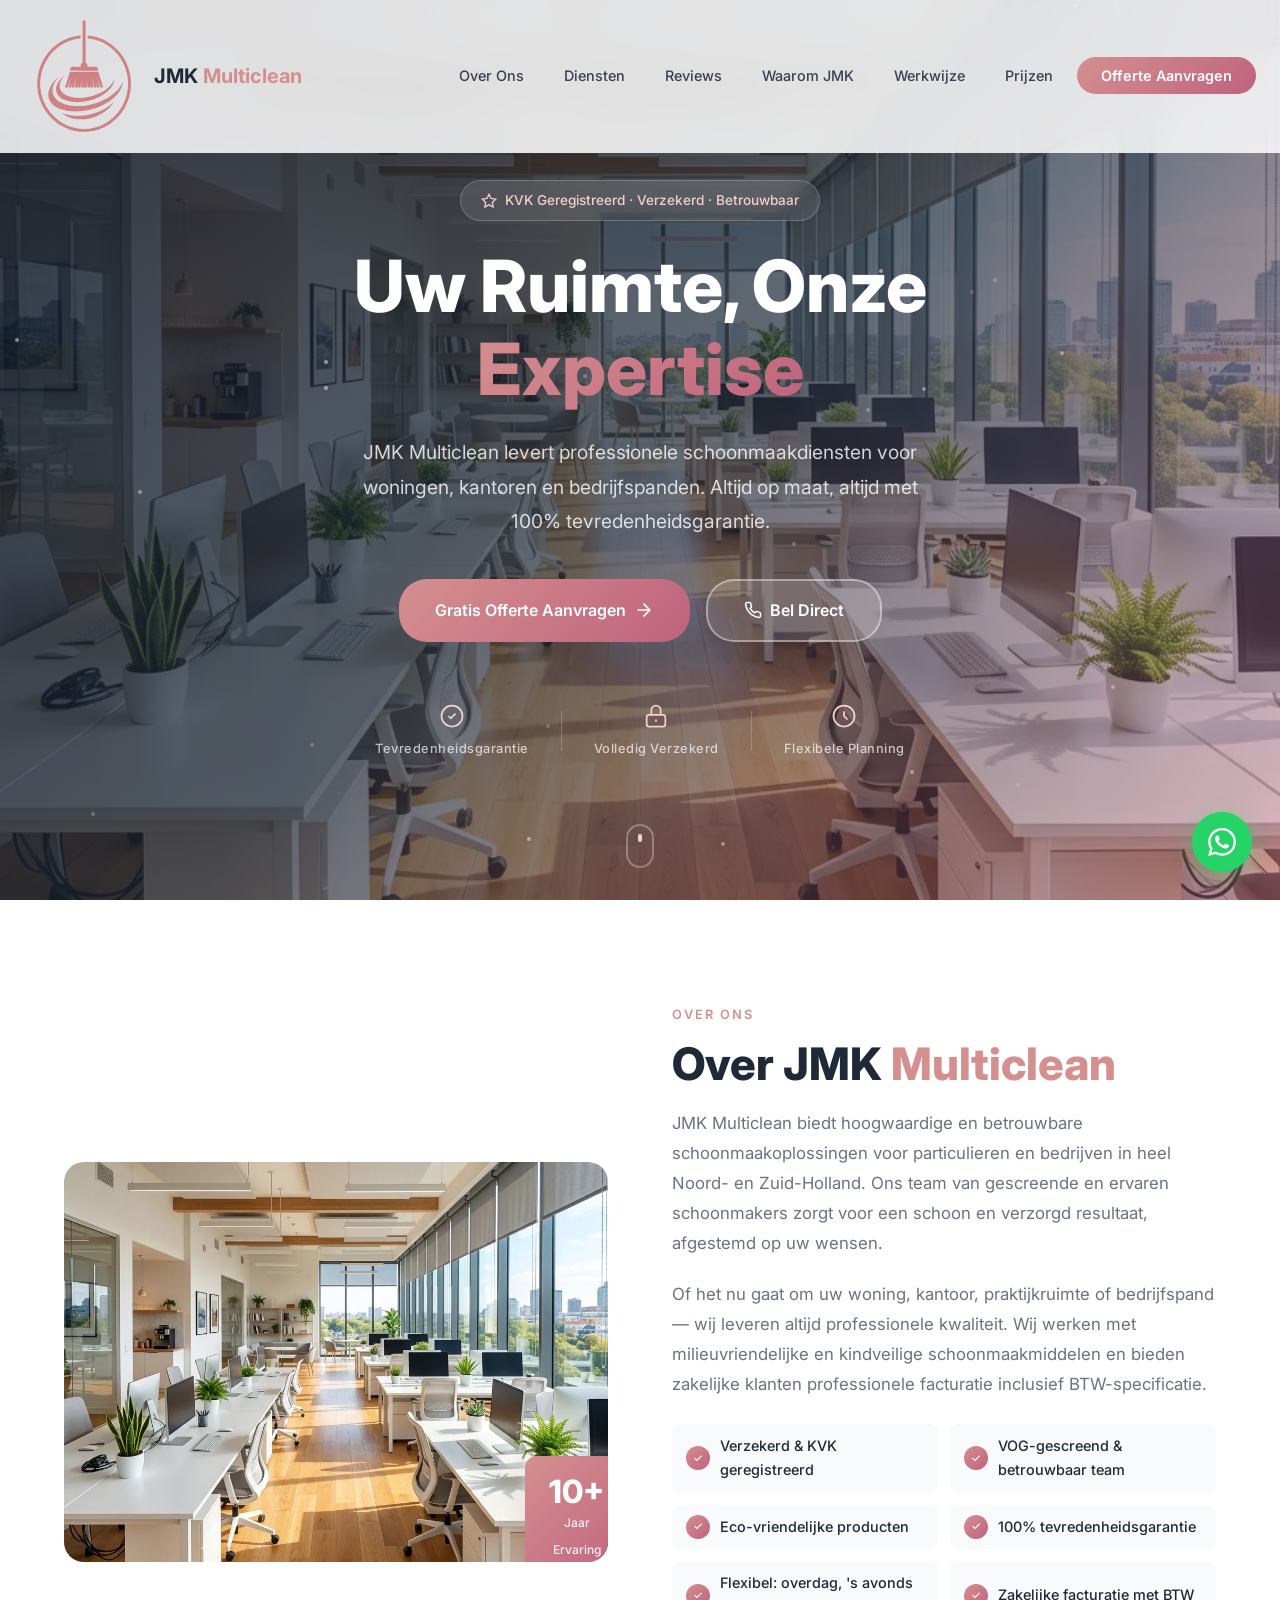
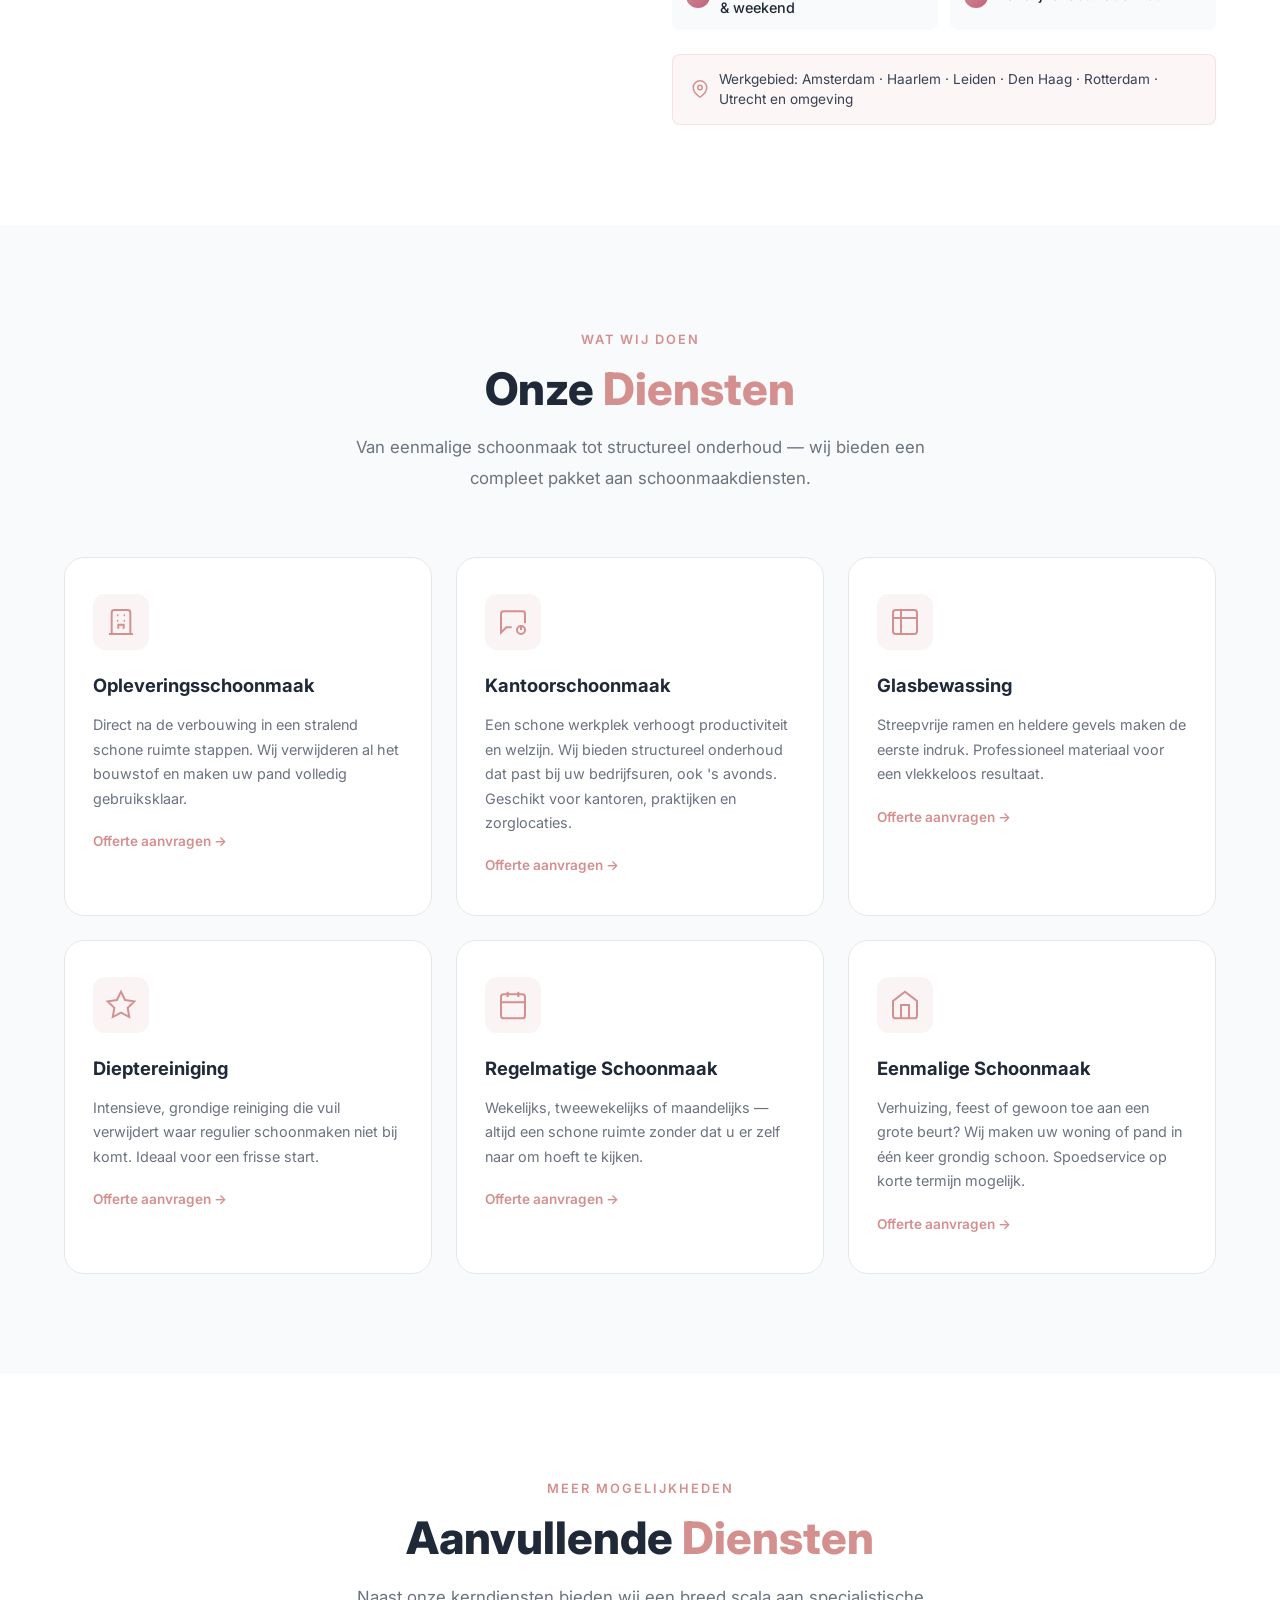
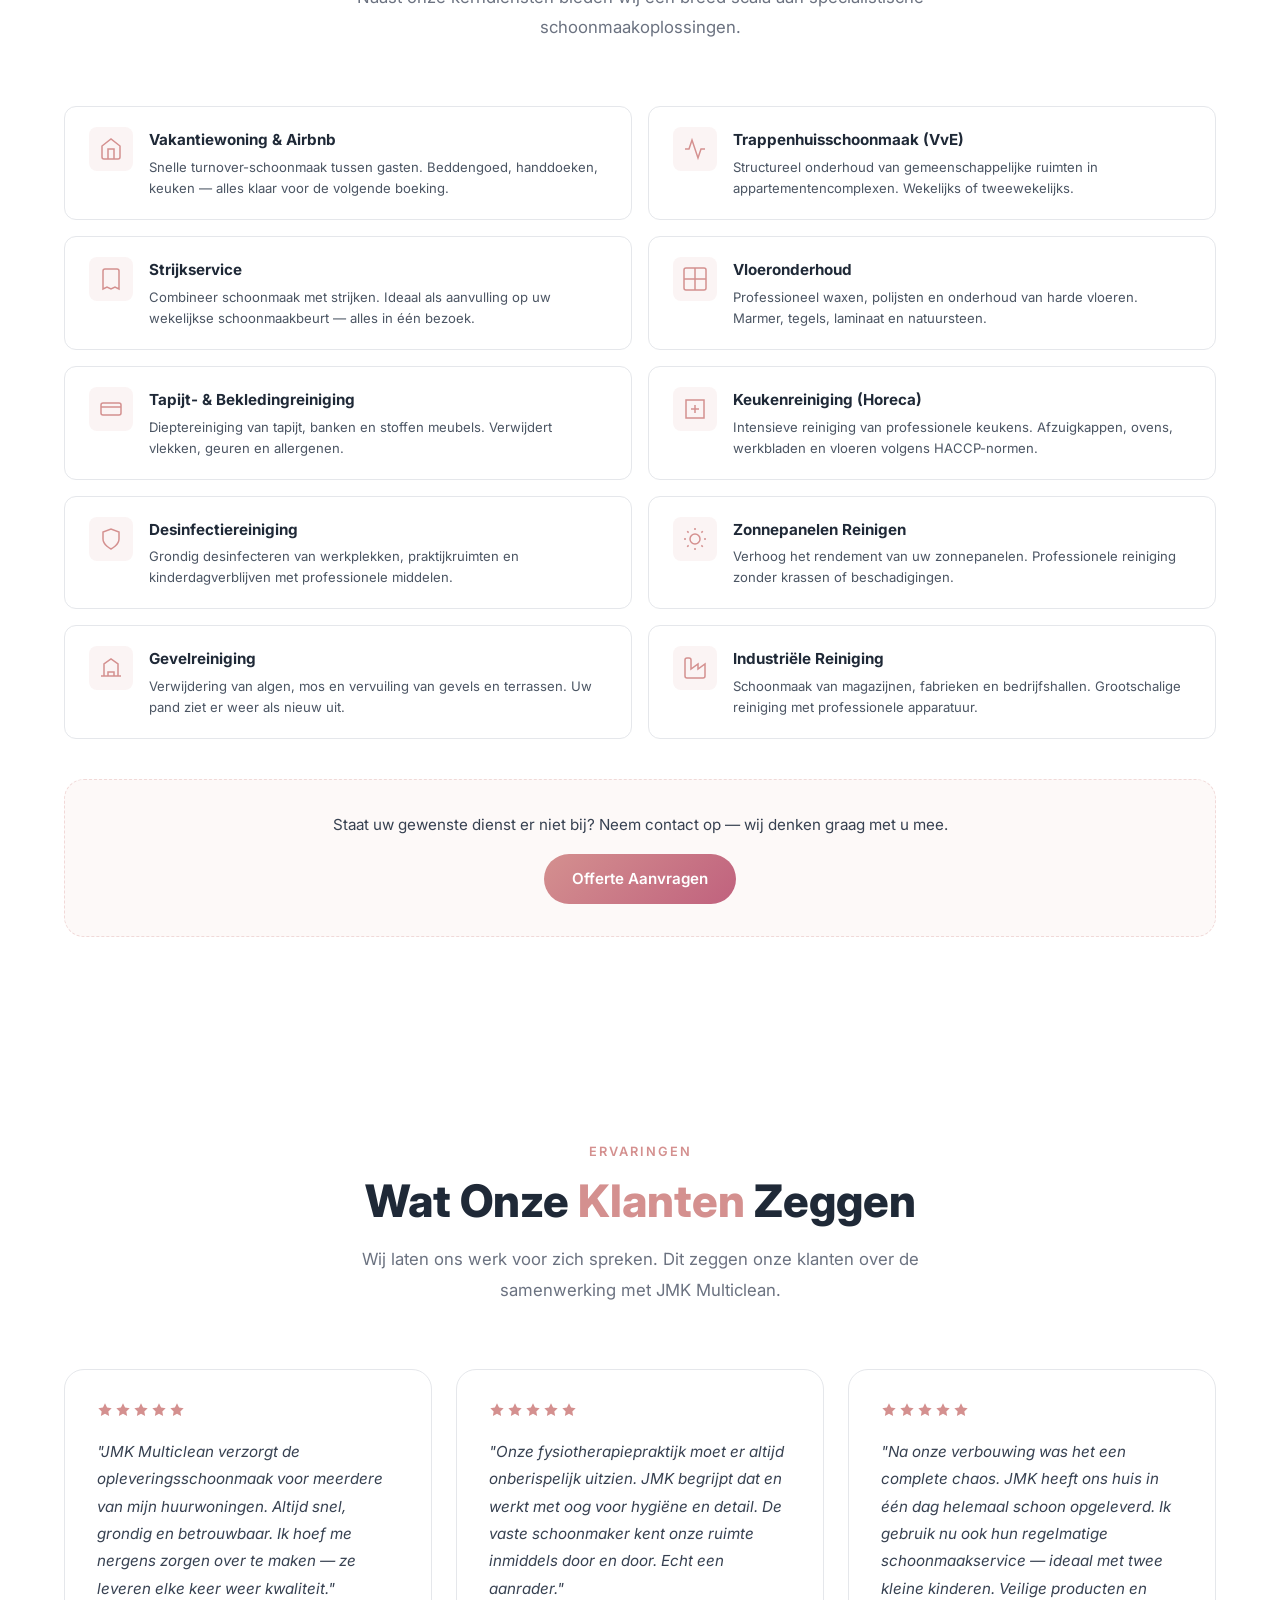
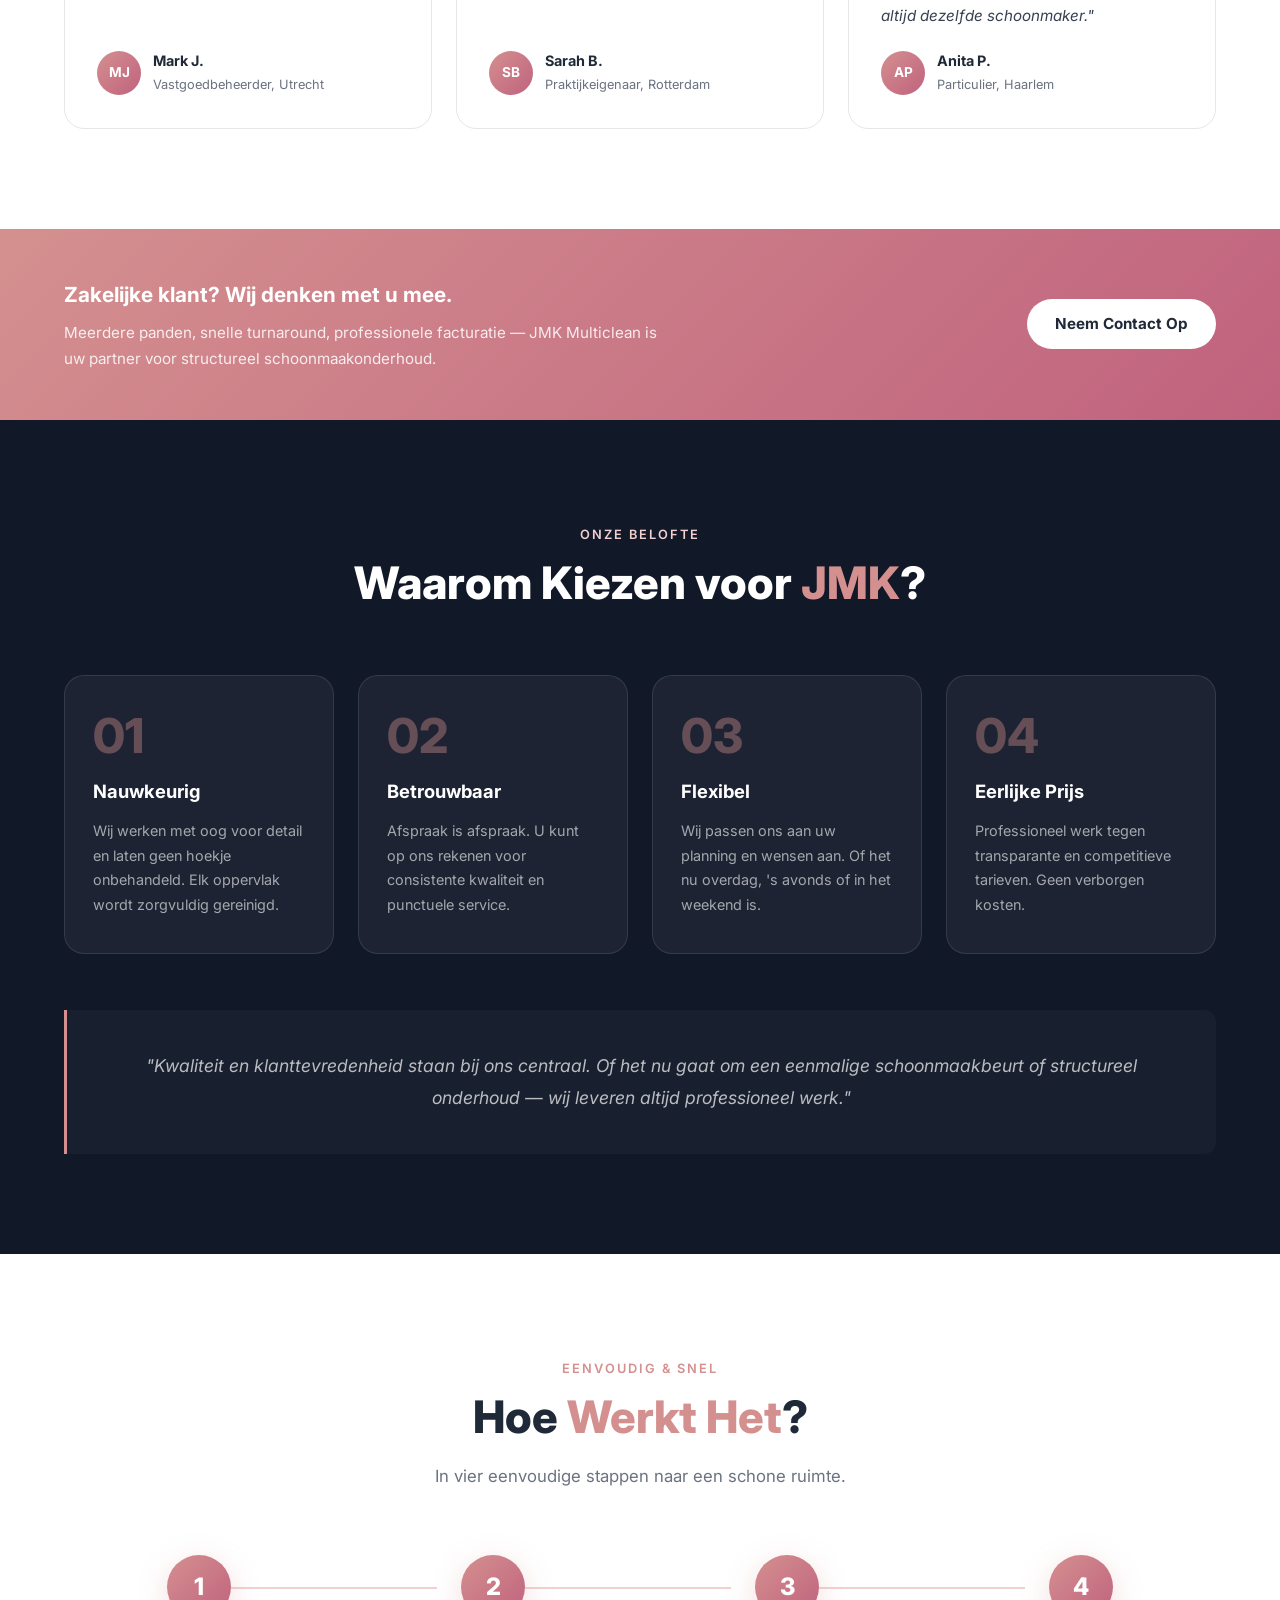
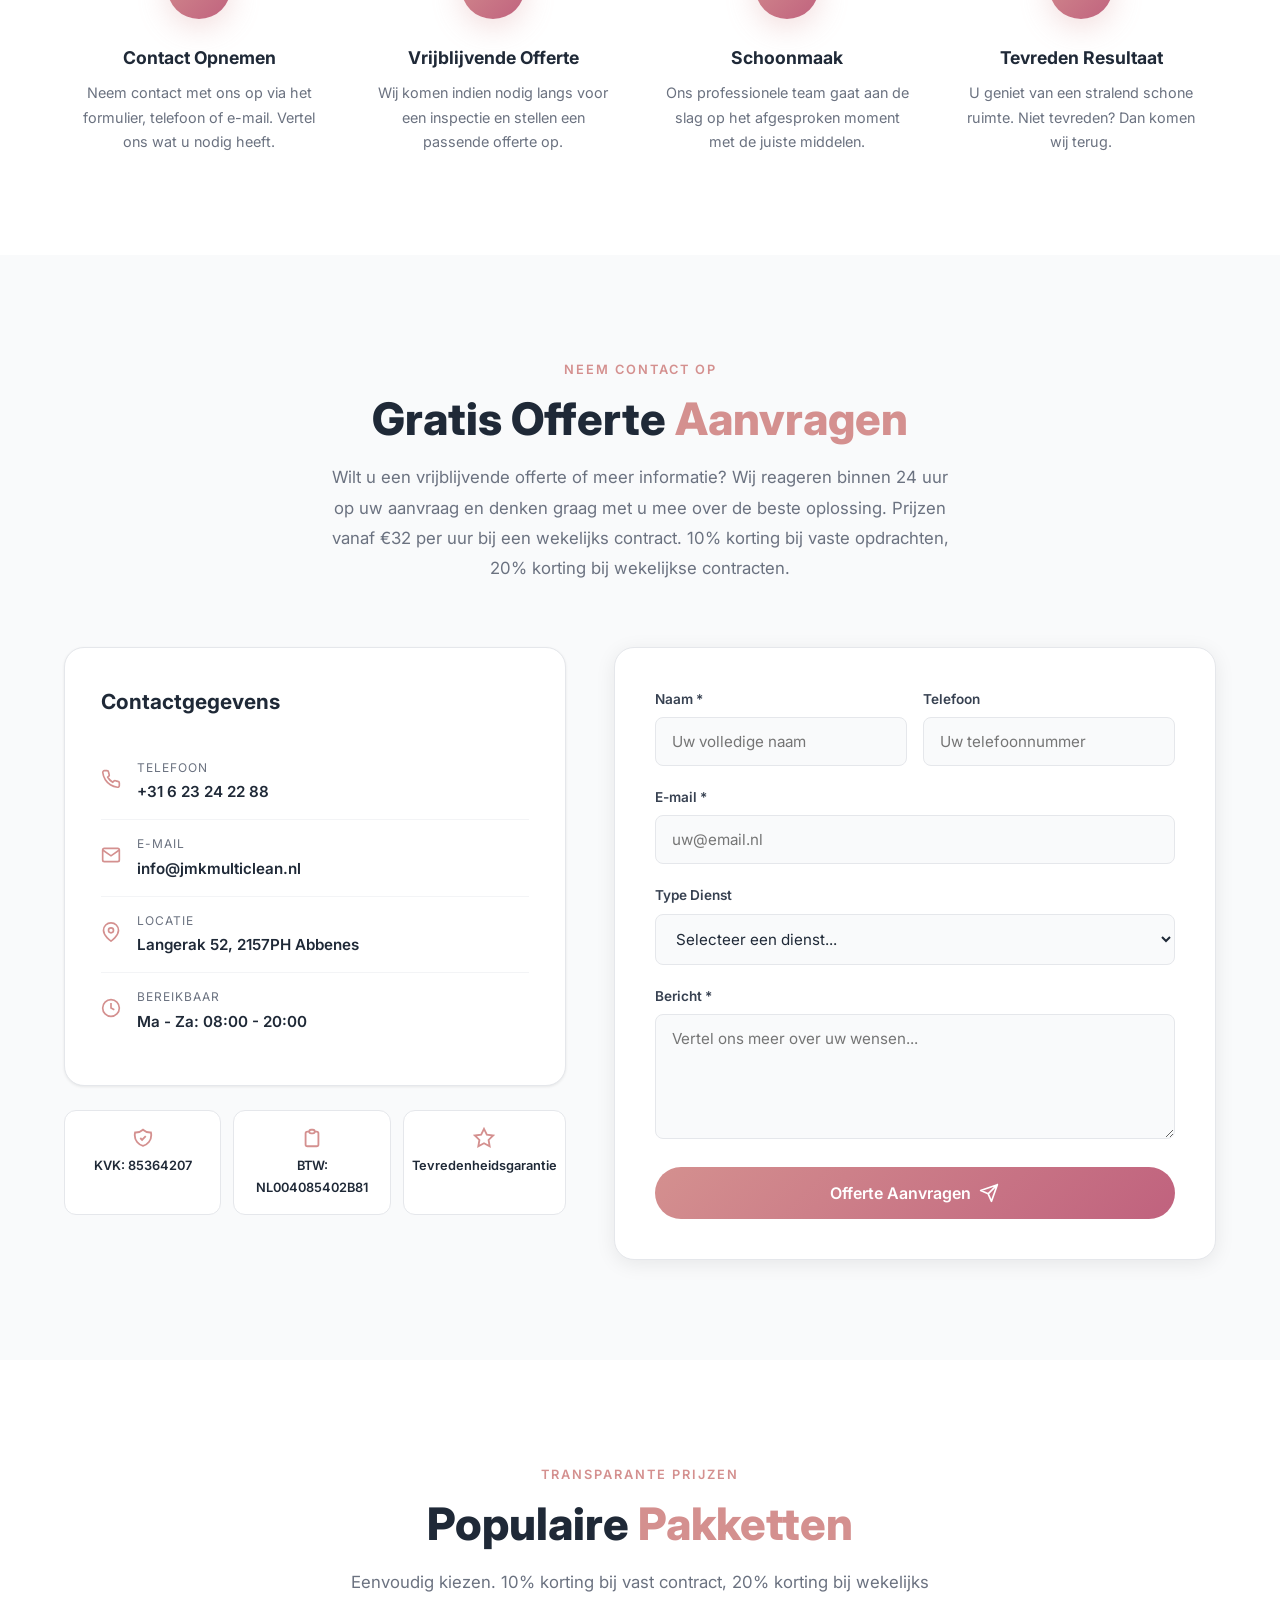
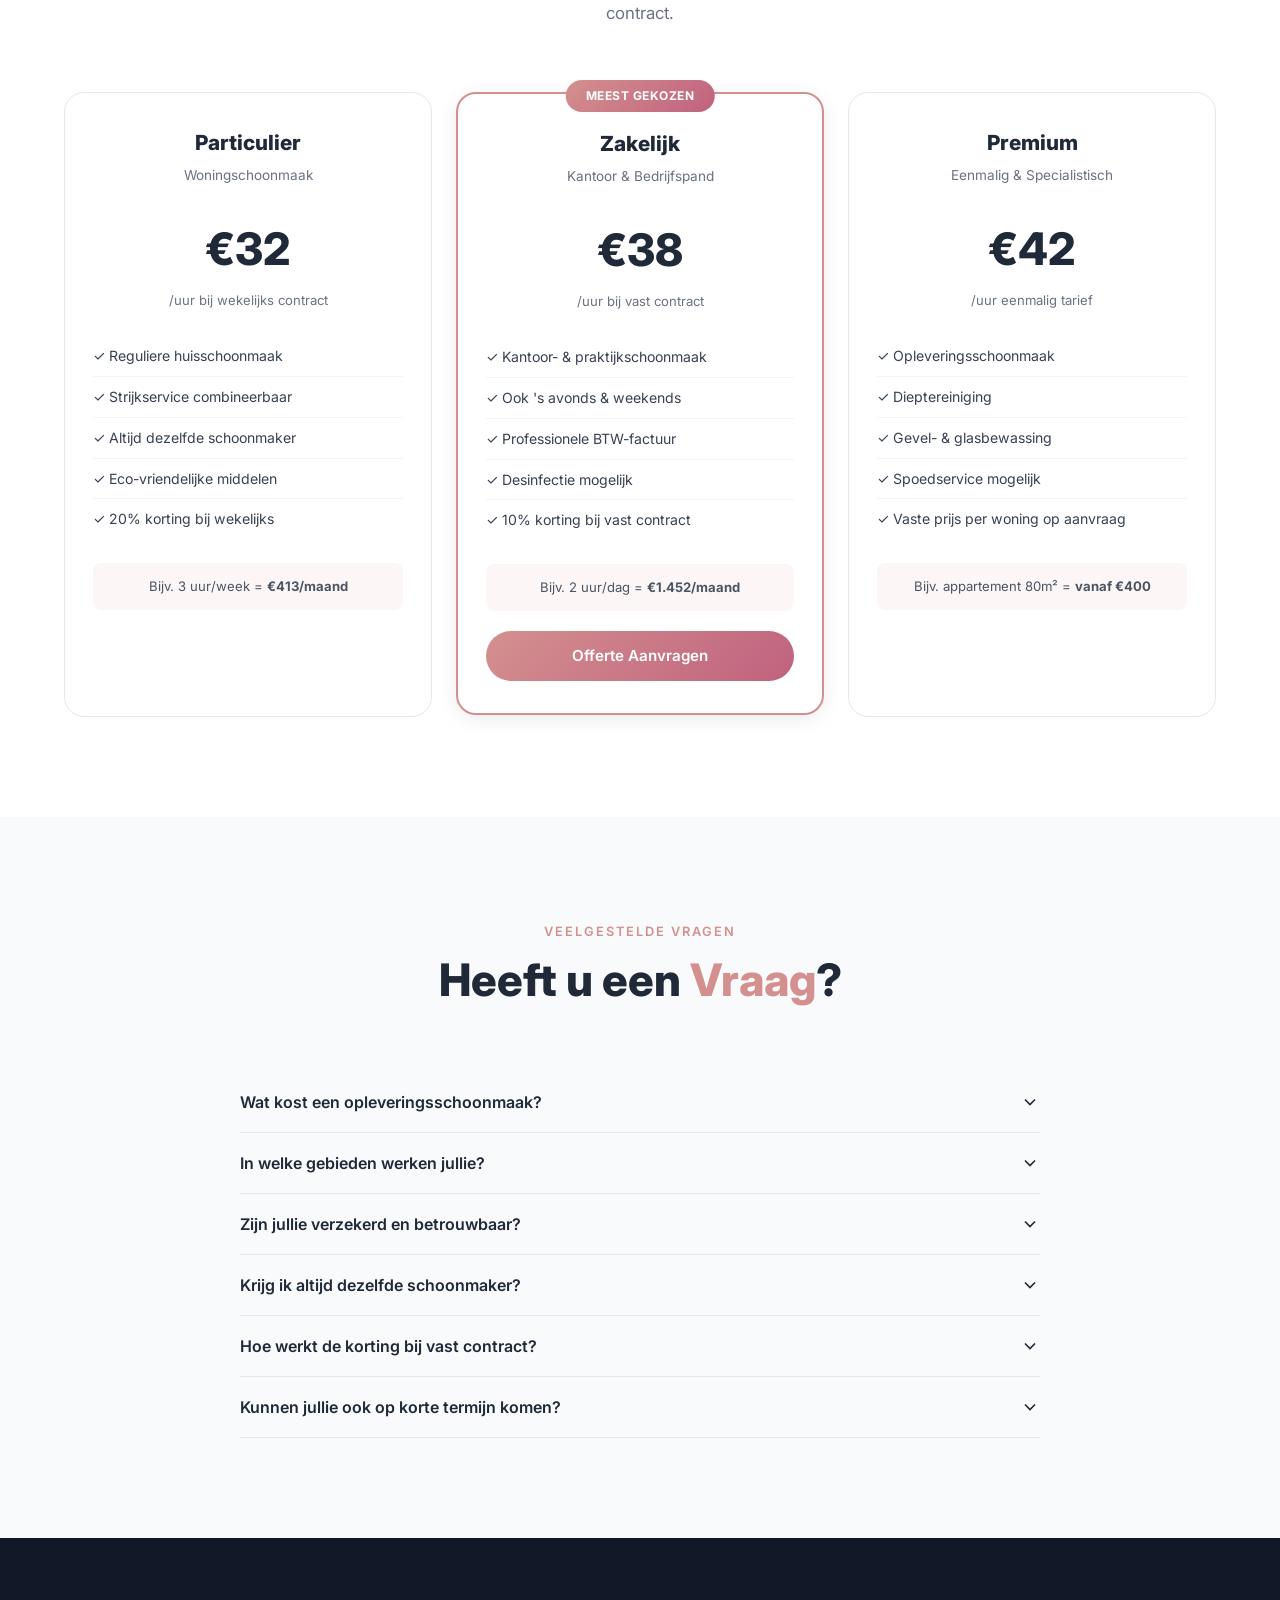
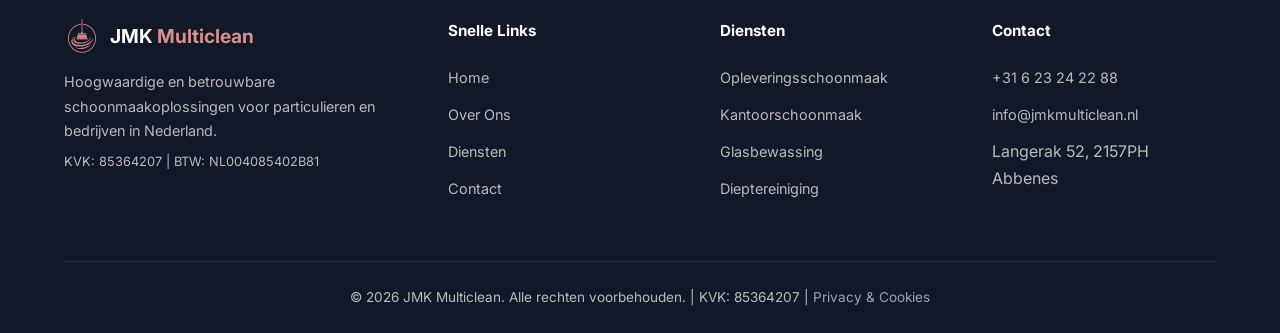
<file: index.html>
<!DOCTYPE html>
<html lang="nl">
<head>
    <meta charset="UTF-8">
    <meta name="viewport" content="width=device-width, initial-scale=1.0">
    <title>JMK Multiclean | Professionele Schoonmaakdiensten in Noord- en Zuid-Holland</title>
    <meta name="description" content="JMK Multiclean biedt professionele schoonmaakdiensten in Amsterdam, Haarlem, Den Haag, Rotterdam en Utrecht. Opleveringsschoonmaak, kantoorschoonmaak, glasbewassing en meer. KVK geregistreerd, verzekerd en VOG-gescreend. Vraag gratis een offerte aan.">
    <meta name="keywords" content="schoonmaakbedrijf, schoonmaakdiensten Amsterdam, kantoorschoonmaak Den Haag, opleveringsschoonmaak, glasbewassing, dieptereiniging, schoonmaak Haarlem, schoonmaak Rotterdam, schoonmaak Utrecht, professioneel schoonmaken">
    <meta name="author" content="JMK Multiclean">
    <meta name="robots" content="index, follow">
    <link rel="canonical" href="https://jmkmulticlean.nl/">
    <meta name="geo.region" content="NL-NH">
    <meta name="geo.placename" content="Abbenes">
    <meta name="geo.position" content="52.2658;4.5633">
    <meta name="ICBM" content="52.2658, 4.5633">
    <meta property="og:title" content="JMK Multiclean | Professionele Schoonmaakdiensten">
    <meta property="og:description" content="Professionele schoonmaakdiensten voor woningen, kantoren en bedrijfspanden in Noord- en Zuid-Holland. Gratis offerte binnen 24 uur.">
    <meta property="og:type" content="website">
    <meta property="og:url" content="https://jmkmulticlean.nl/">
    <meta property="og:image" content="https://jmkmulticlean.nl/images/og-share.jpg">
    <meta property="og:image:width" content="1200">
    <meta property="og:image:height" content="1200">
    <meta property="og:locale" content="nl_NL">
    <meta property="og:site_name" content="JMK Multiclean">
    <meta name="twitter:card" content="summary_large_image">
    <meta name="twitter:title" content="JMK Multiclean | Professionele Schoonmaakdiensten">
    <meta name="twitter:description" content="Professionele schoonmaakdiensten in Noord- en Zuid-Holland. Gratis offerte binnen 24 uur.">
    <meta name="twitter:image" content="https://jmkmulticlean.nl/images/og-share.jpg">
    <link rel="alternate" hreflang="nl" href="https://jmkmulticlean.nl/">
    <link rel="icon" type="image/svg+xml" href="images/logo.svg">
    <link rel="icon" type="image/png" href="images/logo.png">
    <link rel="apple-touch-icon" href="images/logo.png">
    <link rel="preconnect" href="https://fonts.googleapis.com">
    <link rel="preconnect" href="https://fonts.gstatic.com" crossorigin>
    <link href="https://fonts.googleapis.com/css2?family=Inter:wght@400;500;600;700;800&display=swap" rel="stylesheet">
    <link rel="stylesheet" href="styles.css">
    <link rel="preload" as="image" href="images/hero-bg.webp" type="image/webp">
    <script type="application/ld+json">
    {
        "@context": "https://schema.org",
        "@graph": [
            {
                "@type": "LocalBusiness",
                "@id": "https://jmkmulticlean.nl/",
                "name": "JMK Multiclean",
                "description": "Professionele schoonmaakdiensten voor particulieren en bedrijven in Noord- en Zuid-Holland.",
                "url": "https://jmkmulticlean.nl/",
                "telephone": "+31623242288",
                "email": "info@jmkmulticlean.nl",
                "address": {
                    "@type": "PostalAddress",
                    "streetAddress": "Langerak 52",
                    "addressLocality": "Abbenes",
                    "postalCode": "2157PH",
                    "addressCountry": "NL"
                },
                "geo": {
                    "@type": "GeoCoordinates",
                    "latitude": 52.2658,
                    "longitude": 4.5633
                },
                "image": "https://jmkmulticlean.nl/images/logo.png",
                "priceRange": "€€",
                "openingHoursSpecification": {
                    "@type": "OpeningHoursSpecification",
                    "dayOfWeek": ["Monday","Tuesday","Wednesday","Thursday","Friday","Saturday"],
                    "opens": "08:00",
                    "closes": "20:00"
                },
                "areaServed": [
                    {"@type": "City", "name": "Amsterdam"},
                    {"@type": "City", "name": "Haarlem"},
                    {"@type": "City", "name": "Leiden"},
                    {"@type": "City", "name": "Den Haag"},
                    {"@type": "City", "name": "Rotterdam"},
                    {"@type": "City", "name": "Utrecht"}
                ],
                "hasOfferCatalog": {
                    "@type": "OfferCatalog",
                    "name": "Schoonmaakdiensten",
                    "itemListElement": [
                        {"@type": "Offer", "itemOffered": {"@type": "Service", "name": "Opleveringsschoonmaak"}},
                        {"@type": "Offer", "itemOffered": {"@type": "Service", "name": "Kantoorschoonmaak"}},
                        {"@type": "Offer", "itemOffered": {"@type": "Service", "name": "Glasbewassing"}},
                        {"@type": "Offer", "itemOffered": {"@type": "Service", "name": "Dieptereiniging"}},
                        {"@type": "Offer", "itemOffered": {"@type": "Service", "name": "Regelmatige Schoonmaak"}},
                        {"@type": "Offer", "itemOffered": {"@type": "Service", "name": "Eenmalige Schoonmaak"}}
                    ]
                },
                "aggregateRating": {
                    "@type": "AggregateRating",
                    "ratingValue": "5.0",
                    "reviewCount": "3",
                    "bestRating": "5"
                }
            },
            {
                "@type": "FAQPage",
                "mainEntity": [
                    {
                        "@type": "Question",
                        "name": "Wat kost een opleveringsschoonmaak?",
                        "acceptedAnswer": {
                            "@type": "Answer",
                            "text": "Een opleveringsschoonmaak kost gemiddeld €42 per uur (excl. BTW). Voor een appartement tot 80m² rekent u op €400 - €550. Wij geven altijd een vaste prijs na een korte inspectie, zodat u vooraf precies weet wat het kost."
                        }
                    },
                    {
                        "@type": "Question",
                        "name": "In welke gebieden werken jullie?",
                        "acceptedAnswer": {
                            "@type": "Answer",
                            "text": "Wij werken in heel Noord- en Zuid-Holland: Amsterdam, Haarlem, Leiden, Den Haag, Rotterdam, Utrecht en omgeving. Ons kantoor is gevestigd in Abbenes (Haarlemmermeer)."
                        }
                    },
                    {
                        "@type": "Question",
                        "name": "Zijn jullie verzekerd en betrouwbaar?",
                        "acceptedAnswer": {
                            "@type": "Answer",
                            "text": "Ja. JMK Multiclean is KVK-geregistreerd (85364207), volledig verzekerd en ons team is VOG-gescreend. Wij werken met milieuvriendelijke en kindveilige schoonmaakmiddelen."
                        }
                    },
                    {
                        "@type": "Question",
                        "name": "Krijg ik altijd dezelfde schoonmaker?",
                        "acceptedAnswer": {
                            "@type": "Answer",
                            "text": "Ja, bij regelmatige schoonmaak koppelen wij u aan een vaste schoonmaker die uw woning of kantoor kent. Bij ziekte of vakantie zorgen wij voor een gescreende vervanger."
                        }
                    },
                    {
                        "@type": "Question",
                        "name": "Hoe werkt de korting bij vast contract?",
                        "acceptedAnswer": {
                            "@type": "Answer",
                            "text": "Bij een vast contract (tweewekelijks of maandelijks) ontvangt u 10% korting op het uurtarief. Bij een wekelijks contract krijgt u zelfs 20% korting. Zo bespaart u tot €1.248 per jaar."
                        }
                    },
                    {
                        "@type": "Question",
                        "name": "Kunnen jullie ook op korte termijn komen?",
                        "acceptedAnswer": {
                            "@type": "Answer",
                            "text": "Ja, wij bieden spoedservice aan voor opdrachten binnen 24 uur. Hiervoor geldt een toeslag van 25%. Neem contact op via telefoon of WhatsApp voor directe beschikbaarheid."
                        }
                    }
                ]
            }
        ]
    }
    </script>
</head>
<body>
    <!-- Navigation -->
    <nav class="navbar" id="navbar">
        <div class="container nav-container">
            <a href="#" class="nav-logo">
                <img src="images/logo.svg" alt="JMK Multiclean logo" class="nav-logo-img">
                <span class="nav-logo-text">JMK <span class="accent">Multiclean</span></span>
            </a>
            <button class="nav-toggle" id="navToggle" aria-label="Menu openen" aria-expanded="false" aria-controls="navMenu">
                <span></span>
                <span></span>
                <span></span>
            </button>
            <ul class="nav-menu" id="navMenu">
                <li><a href="#over-ons" class="nav-link">Over Ons</a></li>
                <li><a href="#diensten" class="nav-link">Diensten</a></li>
                <li><a href="#reviews" class="nav-link">Reviews</a></li>
                <li><a href="#waarom" class="nav-link">Waarom JMK</a></li>
                <li><a href="#proces" class="nav-link">Werkwijze</a></li>
                <li><a href="#prijzen" class="nav-link">Prijzen</a></li>
                <li><a href="#contact" class="nav-link nav-cta">Offerte Aanvragen</a></li>
            </ul>
        </div>
    </nav>

    <!-- Hero Section -->
    <section class="hero" id="home">
        <div class="hero-overlay"></div>
        <div class="hero-particles" id="heroParticles"></div>
        <div class="container hero-content">
            <div class="hero-badge"><svg width="16" height="16" viewBox="0 0 24 24" fill="none" stroke="currentColor" stroke-width="2"><path d="M12 2l3.09 6.26L22 9.27l-5 4.87 1.18 6.88L12 17.77l-6.18 3.25L7 14.14 2 9.27l6.91-1.01L12 2z"/></svg> KVK Geregistreerd &middot; Verzekerd &middot; Betrouwbaar</div>
            <h1 class="hero-title">
                Uw Ruimte, Onze<br>
                <span class="gradient-text">Expertise</span>
            </h1>
            <p class="hero-subtitle">
                JMK Multiclean levert professionele schoonmaakdiensten voor woningen, kantoren en bedrijfspanden. Altijd op maat, altijd met 100% tevredenheidsgarantie.
            </p>
            <div class="hero-buttons">
                <a href="#contact" class="btn btn-primary btn-lg">
                    <span>Gratis Offerte Aanvragen</span>
                    <svg width="20" height="20" viewBox="0 0 24 24" fill="none" stroke="currentColor" stroke-width="2" stroke-linecap="round" stroke-linejoin="round"><path d="M5 12h14M12 5l7 7-7 7"/></svg>
                </a>
                <a href="tel:+31623242288" class="btn btn-outline btn-lg">
                    <svg width="18" height="18" viewBox="0 0 24 24" fill="none" stroke="currentColor" stroke-width="2"><path d="M22 16.92v3a2 2 0 01-2.18 2 19.79 19.79 0 01-8.63-3.07 19.5 19.5 0 01-6-6 19.79 19.79 0 01-3.07-8.67A2 2 0 014.11 2h3a2 2 0 012 1.72c.127.96.361 1.903.7 2.81a2 2 0 01-.45 2.11L8.09 9.91a16 16 0 006 6l1.27-1.27a2 2 0 012.11-.45c.907.339 1.85.573 2.81.7A2 2 0 0122 16.92z"/></svg>
                    <span>Bel Direct</span>
                </a>
            </div>
            <div class="hero-stats">
                <div class="hero-stat">
                    <svg class="hero-stat-icon" width="28" height="28" viewBox="0 0 24 24" fill="none" stroke="currentColor" stroke-width="1.5"><path d="M9 12l2 2 4-4m6 2a9 9 0 11-18 0 9 9 0 0118 0z"/></svg>
                    <span class="hero-stat-label">Tevredenheidsgarantie</span>
                </div>
                <div class="hero-stat-divider"></div>
                <div class="hero-stat">
                    <svg class="hero-stat-icon" width="28" height="28" viewBox="0 0 24 24" fill="none" stroke="currentColor" stroke-width="1.5"><path d="M12 15v2m-6 4h12a2 2 0 002-2v-6a2 2 0 00-2-2H6a2 2 0 00-2 2v6a2 2 0 002 2zm10-10V7a4 4 0 00-8 0v4h8z"/></svg>
                    <span class="hero-stat-label">Volledig Verzekerd</span>
                </div>
                <div class="hero-stat-divider"></div>
                <div class="hero-stat">
                    <svg class="hero-stat-icon" width="28" height="28" viewBox="0 0 24 24" fill="none" stroke="currentColor" stroke-width="1.5"><path d="M12 8v4l3 3m6-3a9 9 0 11-18 0 9 9 0 0118 0z"/></svg>
                    <span class="hero-stat-label">Flexibele Planning</span>
                </div>
            </div>
        </div>
        <div class="hero-scroll">
            <a href="#over-ons" aria-label="Scroll naar beneden">
                <div class="scroll-indicator">
                    <div class="scroll-dot"></div>
                </div>
            </a>
        </div>
    </section>

    <!-- Over Ons Section -->
    <section class="section section-light" id="over-ons">
        <div class="container">
            <div class="section-grid about-grid">
                <div class="about-image-wrapper reveal-left">
                    <div class="about-image">
                        <img src="images/hero-bg.webp" alt="Schoon kantoor door JMK Multiclean" loading="lazy" width="800" height="400">
                        <div class="about-image-badge">
                            <span class="badge-number">10+</span>
                            <span class="badge-text">Jaar<br>Ervaring</span>
                        </div>
                    </div>
                </div>
                <div class="about-content reveal-right">
                    <span class="section-label">Over Ons</span>
                    <h2 class="section-title">Over JMK <span class="accent">Multiclean</span></h2>
                    <p class="section-text">
                        JMK Multiclean biedt hoogwaardige en betrouwbare schoonmaakoplossingen voor particulieren en bedrijven in heel Noord- en Zuid-Holland. Ons team van gescreende en ervaren schoonmakers zorgt voor een schoon en verzorgd resultaat, afgestemd op uw wensen.
                    </p>
                    <p class="section-text">
                        Of het nu gaat om uw woning, kantoor, praktijkruimte of bedrijfspand — wij leveren altijd professionele kwaliteit. Wij werken met milieuvriendelijke en kindveilige schoonmaakmiddelen en bieden zakelijke klanten professionele facturatie inclusief BTW-specificatie.
                    </p>
                    <div class="about-features">
                        <div class="about-feature">
                            <div class="about-feature-icon">✓</div>
                            <span>Verzekerd & KVK geregistreerd</span>
                        </div>
                        <div class="about-feature">
                            <div class="about-feature-icon">✓</div>
                            <span>VOG-gescreend & betrouwbaar team</span>
                        </div>
                        <div class="about-feature">
                            <div class="about-feature-icon">✓</div>
                            <span>Eco-vriendelijke producten</span>
                        </div>
                        <div class="about-feature">
                            <div class="about-feature-icon">✓</div>
                            <span>100% tevredenheidsgarantie</span>
                        </div>
                        <div class="about-feature">
                            <div class="about-feature-icon">✓</div>
                            <span>Flexibel: overdag, 's avonds & weekend</span>
                        </div>
                        <div class="about-feature">
                            <div class="about-feature-icon">✓</div>
                            <span>Zakelijke facturatie met BTW</span>
                        </div>
                    </div>
                    <div class="service-area-badge reveal-up">
                        <svg width="18" height="18" viewBox="0 0 24 24" fill="none" stroke="var(--pink)" stroke-width="2"><path d="M21 10c0 7-9 13-9 13s-9-6-9-13a9 9 0 0118 0z"/><circle cx="12" cy="10" r="3"/></svg>
                        <span>Werkgebied: Amsterdam · Haarlem · Leiden · Den Haag · Rotterdam · Utrecht en omgeving</span>
                    </div>
                </div>
            </div>
        </div>
    </section>

    <!-- Diensten Section -->
    <section class="section section-gray" id="diensten">
        <div class="container">
            <div class="section-header reveal-up">
                <span class="section-label">Wat Wij Doen</span>
                <h2 class="section-title">Onze <span class="accent">Diensten</span></h2>
                <p class="section-subtitle">Van eenmalige schoonmaak tot structureel onderhoud — wij bieden een compleet pakket aan schoonmaakdiensten.</p>
            </div>
            <div class="services-grid">
                <div class="service-card reveal-up" style="--delay: 0.1s">
                    <div class="service-icon-wrap"><svg width="32" height="32" viewBox="0 0 24 24" fill="none" stroke="var(--pink)" stroke-width="1.5"><path d="M19 21V5a2 2 0 00-2-2H7a2 2 0 00-2 2v16m14 0H5m14 0h2m-16 0H3M9 7h1m-1 4h1m4-4h1m-1 4h1m-5 6v-3h4v3"/></svg></div>
                    <h3 class="service-title">Opleveringsschoonmaak</h3>
                    <p class="service-desc">Direct na de verbouwing in een stralend schone ruimte stappen. Wij verwijderen al het bouwstof en maken uw pand volledig gebruiksklaar.</p>
                    <a href="#contact" class="service-link">Offerte aanvragen →</a>
                </div>
                <div class="service-card reveal-up" style="--delay: 0.2s">
                    <div class="service-icon-wrap"><svg width="32" height="32" viewBox="0 0 24 24" fill="none" stroke="var(--pink)" stroke-width="1.5"><path d="M21 13V6a2 2 0 00-2-2H5a2 2 0 00-2 2v14l4-4h4"/><circle cx="18" cy="18" r="3"/><path d="M18 15v3m0 0v.01"/></svg></div>
                    <h3 class="service-title">Kantoorschoonmaak</h3>
                    <p class="service-desc">Een schone werkplek verhoogt productiviteit en welzijn. Wij bieden structureel onderhoud dat past bij uw bedrijfsuren, ook 's avonds. Geschikt voor kantoren, praktijken en zorglocaties.</p>
                    <a href="#contact" class="service-link">Offerte aanvragen →</a>
                </div>
                <div class="service-card reveal-up" style="--delay: 0.3s">
                    <div class="service-icon-wrap"><svg width="32" height="32" viewBox="0 0 24 24" fill="none" stroke="var(--pink)" stroke-width="1.5"><rect x="3" y="3" width="18" height="18" rx="2"/><path d="M3 9h18M9 3v18"/></svg></div>
                    <h3 class="service-title">Glasbewassing</h3>
                    <p class="service-desc">Streepvrije ramen en heldere gevels maken de eerste indruk. Professioneel materiaal voor een vlekkeloos resultaat.</p>
                    <a href="#contact" class="service-link">Offerte aanvragen →</a>
                </div>
                <div class="service-card reveal-up" style="--delay: 0.4s">
                    <div class="service-icon-wrap"><svg width="32" height="32" viewBox="0 0 24 24" fill="none" stroke="var(--pink)" stroke-width="1.5"><path d="M12 2l3.09 6.26L22 9.27l-5 4.87 1.18 6.88L12 17.77l-6.18 3.25L7 14.14 2 9.27l6.91-1.01L12 2z"/></svg></div>
                    <h3 class="service-title">Dieptereiniging</h3>
                    <p class="service-desc">Intensieve, grondige reiniging die vuil verwijdert waar regulier schoonmaken niet bij komt. Ideaal voor een frisse start.</p>
                    <a href="#contact" class="service-link">Offerte aanvragen →</a>
                </div>
                <div class="service-card reveal-up" style="--delay: 0.5s">
                    <div class="service-icon-wrap"><svg width="32" height="32" viewBox="0 0 24 24" fill="none" stroke="var(--pink)" stroke-width="1.5"><rect x="3" y="4" width="18" height="18" rx="2"/><path d="M16 2v4M8 2v4M3 10h18M8 14h.01M12 14h.01M16 14h.01M8 18h.01M12 18h.01"/></svg></div>
                    <h3 class="service-title">Regelmatige Schoonmaak</h3>
                    <p class="service-desc">Wekelijks, tweewekelijks of maandelijks — altijd een schone ruimte zonder dat u er zelf naar om hoeft te kijken.</p>
                    <a href="#contact" class="service-link">Offerte aanvragen →</a>
                </div>
                <div class="service-card reveal-up" style="--delay: 0.6s">
                    <div class="service-icon-wrap"><svg width="32" height="32" viewBox="0 0 24 24" fill="none" stroke="var(--pink)" stroke-width="1.5"><path d="M3 9l9-7 9 7v11a2 2 0 01-2 2H5a2 2 0 01-2-2z"/><polyline points="9 22 9 12 15 12 15 22"/></svg></div>
                    <h3 class="service-title">Eenmalige Schoonmaak</h3>
                    <p class="service-desc">Verhuizing, feest of gewoon toe aan een grote beurt? Wij maken uw woning of pand in één keer grondig schoon. Spoedservice op korte termijn mogelijk.</p>
                    <a href="#contact" class="service-link">Offerte aanvragen →</a>
                </div>
            </div>
        </div>
    </section>

    <!-- Aanvullende Diensten Section -->
    <section class="section section-light" id="extra-diensten">
        <div class="container">
            <div class="section-header reveal-up">
                <span class="section-label">Meer Mogelijkheden</span>
                <h2 class="section-title">Aanvullende <span class="accent">Diensten</span></h2>
                <p class="section-subtitle">Naast onze kerndiensten bieden wij een breed scala aan specialistische schoonmaakoplossingen.</p>
            </div>
            <div class="extra-services-grid">
                <div class="extra-service-card reveal-up" style="--delay: 0.05s">
                    <div class="extra-service-icon">
                        <svg width="24" height="24" viewBox="0 0 24 24" fill="none" stroke="var(--pink)" stroke-width="1.5"><path d="M3 9l9-7 9 7v11a2 2 0 01-2 2H5a2 2 0 01-2-2z"/><path d="M9 22V12h6v10"/></svg>
                    </div>
                    <div>
                        <h4 class="extra-service-title">Vakantiewoning & Airbnb</h4>
                        <p class="extra-service-desc">Snelle turnover-schoonmaak tussen gasten. Beddengoed, handdoeken, keuken — alles klaar voor de volgende boeking.</p>
                    </div>
                </div>
                <div class="extra-service-card reveal-up" style="--delay: 0.1s">
                    <div class="extra-service-icon">
                        <svg width="24" height="24" viewBox="0 0 24 24" fill="none" stroke="var(--pink)" stroke-width="1.5"><path d="M22 12h-4l-3 9L9 3l-3 9H2"/></svg>
                    </div>
                    <div>
                        <h4 class="extra-service-title">Trappenhuisschoonmaak (VvE)</h4>
                        <p class="extra-service-desc">Structureel onderhoud van gemeenschappelijke ruimten in appartementencomplexen. Wekelijks of tweewekelijks.</p>
                    </div>
                </div>
                <div class="extra-service-card reveal-up" style="--delay: 0.15s">
                    <div class="extra-service-icon">
                        <svg width="24" height="24" viewBox="0 0 24 24" fill="none" stroke="var(--pink)" stroke-width="1.5"><path d="M4 22V4c0-1.1.9-2 2-2h12a2 2 0 012 2v18l-4-2-4 2-4-2-4 2z"/></svg>
                    </div>
                    <div>
                        <h4 class="extra-service-title">Strijkservice</h4>
                        <p class="extra-service-desc">Combineer schoonmaak met strijken. Ideaal als aanvulling op uw wekelijkse schoonmaakbeurt — alles in één bezoek.</p>
                    </div>
                </div>
                <div class="extra-service-card reveal-up" style="--delay: 0.2s">
                    <div class="extra-service-icon">
                        <svg width="24" height="24" viewBox="0 0 24 24" fill="none" stroke="var(--pink)" stroke-width="1.5"><rect x="1" y="1" width="22" height="22" rx="2"/><path d="M1 12h22M12 1v22"/></svg>
                    </div>
                    <div>
                        <h4 class="extra-service-title">Vloeronderhoud</h4>
                        <p class="extra-service-desc">Professioneel waxen, polijsten en onderhoud van harde vloeren. Marmer, tegels, laminaat en natuursteen.</p>
                    </div>
                </div>
                <div class="extra-service-card reveal-up" style="--delay: 0.25s">
                    <div class="extra-service-icon">
                        <svg width="24" height="24" viewBox="0 0 24 24" fill="none" stroke="var(--pink)" stroke-width="1.5"><rect x="2" y="6" width="20" height="12" rx="2"/><path d="M2 10h20"/></svg>
                    </div>
                    <div>
                        <h4 class="extra-service-title">Tapijt- & Bekledingreiniging</h4>
                        <p class="extra-service-desc">Dieptereiniging van tapijt, banken en stoffen meubels. Verwijdert vlekken, geuren en allergenen.</p>
                    </div>
                </div>
                <div class="extra-service-card reveal-up" style="--delay: 0.3s">
                    <div class="extra-service-icon">
                        <svg width="24" height="24" viewBox="0 0 24 24" fill="none" stroke="var(--pink)" stroke-width="1.5"><path d="M3 3h18v18H3z"/><path d="M8 12h8M12 8v8"/></svg>
                    </div>
                    <div>
                        <h4 class="extra-service-title">Keukenreiniging (Horeca)</h4>
                        <p class="extra-service-desc">Intensieve reiniging van professionele keukens. Afzuigkappen, ovens, werkbladen en vloeren volgens HACCP-normen.</p>
                    </div>
                </div>
                <div class="extra-service-card reveal-up" style="--delay: 0.35s">
                    <div class="extra-service-icon">
                        <svg width="24" height="24" viewBox="0 0 24 24" fill="none" stroke="var(--pink)" stroke-width="1.5"><path d="M12 22s8-4 8-10V5l-8-3-8 3v7c0 6 8 10 8 10z"/></svg>
                    </div>
                    <div>
                        <h4 class="extra-service-title">Desinfectiereiniging</h4>
                        <p class="extra-service-desc">Grondig desinfecteren van werkplekken, praktijkruimten en kinderdagverblijven met professionele middelen.</p>
                    </div>
                </div>
                <div class="extra-service-card reveal-up" style="--delay: 0.4s">
                    <div class="extra-service-icon">
                        <svg width="24" height="24" viewBox="0 0 24 24" fill="none" stroke="var(--pink)" stroke-width="1.5"><circle cx="12" cy="12" r="5"/><path d="M12 1v2M12 21v2M4.22 4.22l1.42 1.42M18.36 18.36l1.42 1.42M1 12h2M21 12h2M4.22 19.78l1.42-1.42M18.36 5.64l1.42-1.42"/></svg>
                    </div>
                    <div>
                        <h4 class="extra-service-title">Zonnepanelen Reinigen</h4>
                        <p class="extra-service-desc">Verhoog het rendement van uw zonnepanelen. Professionele reiniging zonder krassen of beschadigingen.</p>
                    </div>
                </div>
                <div class="extra-service-card reveal-up" style="--delay: 0.45s">
                    <div class="extra-service-icon">
                        <svg width="24" height="24" viewBox="0 0 24 24" fill="none" stroke="var(--pink)" stroke-width="1.5"><path d="M2 20h20"/><path d="M5 20V8l7-5 7 5v12"/><path d="M9 20v-4h6v4"/></svg>
                    </div>
                    <div>
                        <h4 class="extra-service-title">Gevelreiniging</h4>
                        <p class="extra-service-desc">Verwijdering van algen, mos en vervuiling van gevels en terrassen. Uw pand ziet er weer als nieuw uit.</p>
                    </div>
                </div>
                <div class="extra-service-card reveal-up" style="--delay: 0.5s">
                    <div class="extra-service-icon">
                        <svg width="24" height="24" viewBox="0 0 24 24" fill="none" stroke="var(--pink)" stroke-width="1.5"><path d="M2 20a2 2 0 002 2h16a2 2 0 002-2V8l-7 5V8l-7 5V4a2 2 0 00-2-2H4a2 2 0 00-2 2v16z"/></svg>
                    </div>
                    <div>
                        <h4 class="extra-service-title">Industriële Reiniging</h4>
                        <p class="extra-service-desc">Schoonmaak van magazijnen, fabrieken en bedrijfshallen. Grootschalige reiniging met professionele apparatuur.</p>
                    </div>
                </div>
            </div>
            <div class="extra-services-cta reveal-up">
                <p>Staat uw gewenste dienst er niet bij? Neem contact op — wij denken graag met u mee.</p>
                <a href="#contact" class="btn btn-primary">Offerte Aanvragen</a>
            </div>
        </div>
    </section>

    <!-- Testimonials Section -->
    <section class="section section-light" id="reviews">
        <div class="container">
            <div class="section-header reveal-up">
                <span class="section-label">Ervaringen</span>
                <h2 class="section-title">Wat Onze <span class="accent">Klanten</span> Zeggen</h2>
                <p class="section-subtitle">Wij laten ons werk voor zich spreken. Dit zeggen onze klanten over de samenwerking met JMK Multiclean.</p>
            </div>
            <div class="testimonials-grid">
                <div class="testimonial-card reveal-up" style="--delay: 0.1s">
                    <div class="testimonial-stars">
                        <svg width="16" height="16" viewBox="0 0 24 24" fill="var(--pink)" stroke="none"><path d="M12 2l3.09 6.26L22 9.27l-5 4.87 1.18 6.88L12 17.77l-6.18 3.25L7 14.14 2 9.27l6.91-1.01L12 2z"/></svg>
                        <svg width="16" height="16" viewBox="0 0 24 24" fill="var(--pink)" stroke="none"><path d="M12 2l3.09 6.26L22 9.27l-5 4.87 1.18 6.88L12 17.77l-6.18 3.25L7 14.14 2 9.27l6.91-1.01L12 2z"/></svg>
                        <svg width="16" height="16" viewBox="0 0 24 24" fill="var(--pink)" stroke="none"><path d="M12 2l3.09 6.26L22 9.27l-5 4.87 1.18 6.88L12 17.77l-6.18 3.25L7 14.14 2 9.27l6.91-1.01L12 2z"/></svg>
                        <svg width="16" height="16" viewBox="0 0 24 24" fill="var(--pink)" stroke="none"><path d="M12 2l3.09 6.26L22 9.27l-5 4.87 1.18 6.88L12 17.77l-6.18 3.25L7 14.14 2 9.27l6.91-1.01L12 2z"/></svg>
                        <svg width="16" height="16" viewBox="0 0 24 24" fill="var(--pink)" stroke="none"><path d="M12 2l3.09 6.26L22 9.27l-5 4.87 1.18 6.88L12 17.77l-6.18 3.25L7 14.14 2 9.27l6.91-1.01L12 2z"/></svg>
                    </div>
                    <p class="testimonial-text">"JMK Multiclean verzorgt de opleveringsschoonmaak voor meerdere van mijn huurwoningen. Altijd snel, grondig en betrouwbaar. Ik hoef me nergens zorgen over te maken — ze leveren elke keer weer kwaliteit."</p>
                    <div class="testimonial-author">
                        <div class="testimonial-avatar">MJ</div>
                        <div>
                            <span class="testimonial-name">Mark J.</span>
                            <span class="testimonial-role">Vastgoedbeheerder, Utrecht</span>
                        </div>
                    </div>
                </div>
                <div class="testimonial-card reveal-up" style="--delay: 0.2s">
                    <div class="testimonial-stars">
                        <svg width="16" height="16" viewBox="0 0 24 24" fill="var(--pink)" stroke="none"><path d="M12 2l3.09 6.26L22 9.27l-5 4.87 1.18 6.88L12 17.77l-6.18 3.25L7 14.14 2 9.27l6.91-1.01L12 2z"/></svg>
                        <svg width="16" height="16" viewBox="0 0 24 24" fill="var(--pink)" stroke="none"><path d="M12 2l3.09 6.26L22 9.27l-5 4.87 1.18 6.88L12 17.77l-6.18 3.25L7 14.14 2 9.27l6.91-1.01L12 2z"/></svg>
                        <svg width="16" height="16" viewBox="0 0 24 24" fill="var(--pink)" stroke="none"><path d="M12 2l3.09 6.26L22 9.27l-5 4.87 1.18 6.88L12 17.77l-6.18 3.25L7 14.14 2 9.27l6.91-1.01L12 2z"/></svg>
                        <svg width="16" height="16" viewBox="0 0 24 24" fill="var(--pink)" stroke="none"><path d="M12 2l3.09 6.26L22 9.27l-5 4.87 1.18 6.88L12 17.77l-6.18 3.25L7 14.14 2 9.27l6.91-1.01L12 2z"/></svg>
                        <svg width="16" height="16" viewBox="0 0 24 24" fill="var(--pink)" stroke="none"><path d="M12 2l3.09 6.26L22 9.27l-5 4.87 1.18 6.88L12 17.77l-6.18 3.25L7 14.14 2 9.27l6.91-1.01L12 2z"/></svg>
                    </div>
                    <p class="testimonial-text">"Onze fysiotherapiepraktijk moet er altijd onberispelijk uitzien. JMK begrijpt dat en werkt met oog voor hygiëne en detail. De vaste schoonmaker kent onze ruimte inmiddels door en door. Echt een aanrader."</p>
                    <div class="testimonial-author">
                        <div class="testimonial-avatar">SB</div>
                        <div>
                            <span class="testimonial-name">Sarah B.</span>
                            <span class="testimonial-role">Praktijkeigenaar, Rotterdam</span>
                        </div>
                    </div>
                </div>
                <div class="testimonial-card reveal-up" style="--delay: 0.3s">
                    <div class="testimonial-stars">
                        <svg width="16" height="16" viewBox="0 0 24 24" fill="var(--pink)" stroke="none"><path d="M12 2l3.09 6.26L22 9.27l-5 4.87 1.18 6.88L12 17.77l-6.18 3.25L7 14.14 2 9.27l6.91-1.01L12 2z"/></svg>
                        <svg width="16" height="16" viewBox="0 0 24 24" fill="var(--pink)" stroke="none"><path d="M12 2l3.09 6.26L22 9.27l-5 4.87 1.18 6.88L12 17.77l-6.18 3.25L7 14.14 2 9.27l6.91-1.01L12 2z"/></svg>
                        <svg width="16" height="16" viewBox="0 0 24 24" fill="var(--pink)" stroke="none"><path d="M12 2l3.09 6.26L22 9.27l-5 4.87 1.18 6.88L12 17.77l-6.18 3.25L7 14.14 2 9.27l6.91-1.01L12 2z"/></svg>
                        <svg width="16" height="16" viewBox="0 0 24 24" fill="var(--pink)" stroke="none"><path d="M12 2l3.09 6.26L22 9.27l-5 4.87 1.18 6.88L12 17.77l-6.18 3.25L7 14.14 2 9.27l6.91-1.01L12 2z"/></svg>
                        <svg width="16" height="16" viewBox="0 0 24 24" fill="var(--pink)" stroke="none"><path d="M12 2l3.09 6.26L22 9.27l-5 4.87 1.18 6.88L12 17.77l-6.18 3.25L7 14.14 2 9.27l6.91-1.01L12 2z"/></svg>
                    </div>
                    <p class="testimonial-text">"Na onze verbouwing was het een complete chaos. JMK heeft ons huis in één dag helemaal schoon opgeleverd. Ik gebruik nu ook hun regelmatige schoonmaakservice — ideaal met twee kleine kinderen. Veilige producten en altijd dezelfde schoonmaker."</p>
                    <div class="testimonial-author">
                        <div class="testimonial-avatar">AP</div>
                        <div>
                            <span class="testimonial-name">Anita P.</span>
                            <span class="testimonial-role">Particulier, Haarlem</span>
                        </div>
                    </div>
                </div>
            </div>
        </div>
    </section>

    <!-- B2B Banner -->
    <div class="b2b-banner">
        <div class="container b2b-container">
            <div class="b2b-content">
                <h3>Zakelijke klant? Wij denken met u mee.</h3>
                <p>Meerdere panden, snelle turnaround, professionele facturatie — JMK Multiclean is uw partner voor structureel schoonmaakonderhoud.</p>
            </div>
            <a href="#contact" class="btn btn-primary">Neem Contact Op</a>
        </div>
    </div>

    <!-- Waarom JMK Section -->
    <section class="section section-dark" id="waarom">
        <div class="container">
            <div class="section-header reveal-up">
                <span class="section-label section-label-light">Onze Belofte</span>
                <h2 class="section-title section-title-light">Waarom Kiezen voor <span class="accent">JMK</span>?</h2>
            </div>
            <div class="benefits-grid">
                <div class="benefit-card reveal-up" style="--delay: 0.1s">
                    <div class="benefit-number">01</div>
                    <h3 class="benefit-title">Nauwkeurig</h3>
                    <p class="benefit-desc">Wij werken met oog voor detail en laten geen hoekje onbehandeld. Elk oppervlak wordt zorgvuldig gereinigd.</p>
                </div>
                <div class="benefit-card reveal-up" style="--delay: 0.2s">
                    <div class="benefit-number">02</div>
                    <h3 class="benefit-title">Betrouwbaar</h3>
                    <p class="benefit-desc">Afspraak is afspraak. U kunt op ons rekenen voor consistente kwaliteit en punctuele service.</p>
                </div>
                <div class="benefit-card reveal-up" style="--delay: 0.3s">
                    <div class="benefit-number">03</div>
                    <h3 class="benefit-title">Flexibel</h3>
                    <p class="benefit-desc">Wij passen ons aan uw planning en wensen aan. Of het nu overdag, 's avonds of in het weekend is.</p>
                </div>
                <div class="benefit-card reveal-up" style="--delay: 0.4s">
                    <div class="benefit-number">04</div>
                    <h3 class="benefit-title">Eerlijke Prijs</h3>
                    <p class="benefit-desc">Professioneel werk tegen transparante en competitieve tarieven. Geen verborgen kosten.</p>
                </div>
            </div>
            <div class="benefits-quote reveal-up">
                <blockquote>
                    "Kwaliteit en klanttevredenheid staan bij ons centraal. Of het nu gaat om een eenmalige schoonmaakbeurt of structureel onderhoud — wij leveren altijd professioneel werk."
                </blockquote>
            </div>
        </div>
    </section>

    <!-- Hoe Werkt Het Section -->
    <section class="section section-light" id="proces">
        <div class="container">
            <div class="section-header reveal-up">
                <span class="section-label">Eenvoudig & Snel</span>
                <h2 class="section-title">Hoe <span class="accent">Werkt Het</span>?</h2>
                <p class="section-subtitle">In vier eenvoudige stappen naar een schone ruimte.</p>
            </div>
            <div class="process-grid">
                <div class="process-step reveal-up" style="--delay: 0.1s">
                    <div class="process-step-number">1</div>
                    <div class="process-step-connector"></div>
                    <h3 class="process-step-title">Contact Opnemen</h3>
                    <p class="process-step-desc">Neem contact met ons op via het formulier, telefoon of e-mail. Vertel ons wat u nodig heeft.</p>
                </div>
                <div class="process-step reveal-up" style="--delay: 0.2s">
                    <div class="process-step-number">2</div>
                    <div class="process-step-connector"></div>
                    <h3 class="process-step-title">Vrijblijvende Offerte</h3>
                    <p class="process-step-desc">Wij komen indien nodig langs voor een inspectie en stellen een passende offerte op.</p>
                </div>
                <div class="process-step reveal-up" style="--delay: 0.3s">
                    <div class="process-step-number">3</div>
                    <div class="process-step-connector"></div>
                    <h3 class="process-step-title">Schoonmaak</h3>
                    <p class="process-step-desc">Ons professionele team gaat aan de slag op het afgesproken moment met de juiste middelen.</p>
                </div>
                <div class="process-step reveal-up" style="--delay: 0.4s">
                    <div class="process-step-number">4</div>
                    <h3 class="process-step-title">Tevreden Resultaat</h3>
                    <p class="process-step-desc">U geniet van een stralend schone ruimte. Niet tevreden? Dan komen wij terug.</p>
                </div>
            </div>
        </div>
    </section>

    <!-- Contact Section -->
    <section class="section section-gray" id="contact">
        <div class="container">
            <div class="section-header reveal-up">
                <span class="section-label">Neem Contact Op</span>
                <h2 class="section-title">Gratis Offerte <span class="accent">Aanvragen</span></h2>
                <p class="section-subtitle">Wilt u een vrijblijvende offerte of meer informatie? Wij reageren binnen 24 uur op uw aanvraag en denken graag met u mee over de beste oplossing. Prijzen vanaf €32 per uur bij een wekelijks contract. 10% korting bij vaste opdrachten, 20% korting bij wekelijkse contracten.</p>
            </div>
            <div class="contact-grid">
                <div class="contact-info reveal-left">
                    <div class="contact-info-card">
                        <h3>Contactgegevens</h3>
                        <div class="contact-item">
                            <div class="contact-item-icon"><svg width="20" height="20" viewBox="0 0 24 24" fill="none" stroke="var(--pink)" stroke-width="2"><path d="M22 16.92v3a2 2 0 01-2.18 2 19.79 19.79 0 01-8.63-3.07 19.5 19.5 0 01-6-6 19.79 19.79 0 01-3.07-8.67A2 2 0 014.11 2h3a2 2 0 012 1.72c.127.96.361 1.903.7 2.81a2 2 0 01-.45 2.11L8.09 9.91a16 16 0 006 6l1.27-1.27a2 2 0 012.11-.45c.907.339 1.85.573 2.81.7A2 2 0 0122 16.92z"/></svg></div>
                            <div>
                                <span class="contact-item-label">Telefoon</span>
                                <a href="tel:+31623242288" class="contact-item-value">+31 6 23 24 22 88</a>
                            </div>
                        </div>
                        <div class="contact-item">
                            <div class="contact-item-icon"><svg width="20" height="20" viewBox="0 0 24 24" fill="none" stroke="var(--pink)" stroke-width="2"><path d="M4 4h16c1.1 0 2 .9 2 2v12c0 1.1-.9 2-2 2H4c-1.1 0-2-.9-2-2V6c0-1.1.9-2 2-2z"/><polyline points="22,6 12,13 2,6"/></svg></div>
                            <div>
                                <span class="contact-item-label">E-mail</span>
                                <a href="mailto:info@jmkmulticlean.nl" class="contact-item-value">info@jmkmulticlean.nl</a>
                            </div>
                        </div>
                        <div class="contact-item">
                            <div class="contact-item-icon"><svg width="20" height="20" viewBox="0 0 24 24" fill="none" stroke="var(--pink)" stroke-width="2"><path d="M21 10c0 7-9 13-9 13s-9-6-9-13a9 9 0 0118 0z"/><circle cx="12" cy="10" r="3"/></svg></div>
                            <div>
                                <span class="contact-item-label">Locatie</span>
                                <span class="contact-item-value">Langerak 52, 2157PH Abbenes</span>
                            </div>
                        </div>
                        <div class="contact-item">
                            <div class="contact-item-icon"><svg width="20" height="20" viewBox="0 0 24 24" fill="none" stroke="var(--pink)" stroke-width="2"><circle cx="12" cy="12" r="10"/><polyline points="12 6 12 12 16 14"/></svg></div>
                            <div>
                                <span class="contact-item-label">Bereikbaar</span>
                                <span class="contact-item-value">Ma - Za: 08:00 - 20:00</span>
                            </div>
                        </div>
                    </div>
                    <div class="trust-badges">
                        <div class="trust-badge">
                            <svg width="22" height="22" viewBox="0 0 24 24" fill="none" stroke="var(--pink)" stroke-width="2"><path d="M9 12l2 2 4-4m5.618-4.016A11.955 11.955 0 0112 2.944a11.955 11.955 0 01-8.618 3.04A12.02 12.02 0 003 9c0 5.591 3.824 10.29 9 11.622 5.176-1.332 9-6.03 9-11.622 0-1.042-.133-2.052-.382-3.016z"/></svg>
                            <span>KVK: 85364207</span>
                        </div>
                        <div class="trust-badge">
                            <svg width="22" height="22" viewBox="0 0 24 24" fill="none" stroke="var(--pink)" stroke-width="2"><path d="M9 5H7a2 2 0 00-2 2v12a2 2 0 002 2h10a2 2 0 002-2V7a2 2 0 00-2-2h-2M9 5a2 2 0 002 2h2a2 2 0 002-2M9 5a2 2 0 012-2h2a2 2 0 012 2"/></svg>
                            <span>BTW: NL004085402B81</span>
                        </div>
                        <div class="trust-badge">
                            <svg width="22" height="22" viewBox="0 0 24 24" fill="none" stroke="var(--pink)" stroke-width="2"><path d="M12 2l3.09 6.26L22 9.27l-5 4.87 1.18 6.88L12 17.77l-6.18 3.25L7 14.14 2 9.27l6.91-1.01L12 2z"/></svg>
                            <span>Tevredenheidsgarantie</span>
                        </div>
                    </div>
                </div>
                <div class="contact-form-wrapper reveal-right">
                    <form class="contact-form" id="contactForm" action="https://formspree.io/f/xjkvqbpw" method="POST">
                        <div class="form-row">
                            <div class="form-group">
                                <label for="naam">Naam *</label>
                                <input type="text" id="naam" name="naam" required placeholder="Uw volledige naam">
                            </div>
                            <div class="form-group">
                                <label for="telefoon">Telefoon</label>
                                <input type="tel" id="telefoon" name="telefoon" placeholder="Uw telefoonnummer">
                            </div>
                        </div>
                        <div class="form-group">
                            <label for="email">E-mail *</label>
                            <input type="email" id="email" name="email" required placeholder="uw@email.nl">
                        </div>
                        <div class="form-group">
                            <label for="dienst">Type Dienst</label>
                            <select id="dienst" name="dienst">
                                <option value="">Selecteer een dienst...</option>
                                <optgroup label="Kerndiensten">
                                    <option value="opleveringsschoonmaak">Opleveringsschoonmaak</option>
                                    <option value="kantoorschoonmaak">Kantoorschoonmaak</option>
                                    <option value="glasbewassing">Glasbewassing</option>
                                    <option value="dieptereiniging">Dieptereiniging</option>
                                    <option value="regelmatig">Regelmatige Schoonmaak</option>
                                    <option value="eenmalig">Eenmalige Schoonmaak</option>
                                </optgroup>
                                <optgroup label="Aanvullende Diensten">
                                    <option value="airbnb">Vakantiewoning / Airbnb</option>
                                    <option value="trappenhuis">Trappenhuisschoonmaak (VvE)</option>
                                    <option value="strijkservice">Strijkservice</option>
                                    <option value="vloeronderhoud">Vloeronderhoud</option>
                                    <option value="tapijt">Tapijt- & Bekledingreiniging</option>
                                    <option value="horeca">Keukenreiniging (Horeca)</option>
                                    <option value="desinfectie">Desinfectiereiniging</option>
                                    <option value="zonnepanelen">Zonnepanelen Reinigen</option>
                                    <option value="gevel">Gevelreiniging</option>
                                    <option value="industrieel">Industriële Reiniging</option>
                                </optgroup>
                                <option value="anders">Anders</option>
                            </select>
                        </div>
                        <div class="form-group">
                            <label for="bericht">Bericht *</label>
                            <textarea id="bericht" name="bericht" rows="5" required placeholder="Vertel ons meer over uw wensen..."></textarea>
                        </div>
                        <button type="submit" class="btn btn-primary btn-lg btn-full" id="submitBtn">
                            <span>Offerte Aanvragen</span>
                            <svg width="20" height="20" viewBox="0 0 24 24" fill="none" stroke="currentColor" stroke-width="2" stroke-linecap="round" stroke-linejoin="round"><path d="M22 2L11 13M22 2l-7 20-4-9-9-4 20-7z"/></svg>
                        </button>
                    </form>
                </div>
            </div>
        </div>
    </section>

    <!-- Prijspakketten Section -->
    <section class="section section-light" id="prijzen">
        <div class="container">
            <div class="section-header reveal-up">
                <span class="section-label">Transparante Prijzen</span>
                <h2 class="section-title">Populaire <span class="accent">Pakketten</span></h2>
                <p class="section-subtitle">Eenvoudig kiezen. 10% korting bij vast contract, 20% korting bij wekelijks contract.</p>
            </div>
            <div class="pricing-grid">
                <div class="pricing-card reveal-up" style="--delay: 0.1s">
                    <div class="pricing-header">
                        <h3>Particulier</h3>
                        <p class="pricing-desc">Woningschoonmaak</p>
                    </div>
                    <div class="pricing-price">
                        <span class="pricing-amount">€32</span>
                        <span class="pricing-period">/uur bij wekelijks contract</span>
                    </div>
                    <ul class="pricing-features">
                        <li>✓ Reguliere huisschoonmaak</li>
                        <li>✓ Strijkservice combineerbaar</li>
                        <li>✓ Altijd dezelfde schoonmaker</li>
                        <li>✓ Eco-vriendelijke middelen</li>
                        <li>✓ 20% korting bij wekelijks</li>
                    </ul>
                    <div class="pricing-example">Bijv. 3 uur/week = <strong>€413/maand</strong></div>
                    <a href="#contact" class="btn btn-outline">Offerte Aanvragen</a>
                </div>
                <div class="pricing-card pricing-card-popular reveal-up" style="--delay: 0.2s">
                    <div class="pricing-badge">Meest Gekozen</div>
                    <div class="pricing-header">
                        <h3>Zakelijk</h3>
                        <p class="pricing-desc">Kantoor & Bedrijfspand</p>
                    </div>
                    <div class="pricing-price">
                        <span class="pricing-amount">€38</span>
                        <span class="pricing-period">/uur bij vast contract</span>
                    </div>
                    <ul class="pricing-features">
                        <li>✓ Kantoor- & praktijkschoonmaak</li>
                        <li>✓ Ook 's avonds & weekends</li>
                        <li>✓ Professionele BTW-factuur</li>
                        <li>✓ Desinfectie mogelijk</li>
                        <li>✓ 10% korting bij vast contract</li>
                    </ul>
                    <div class="pricing-example">Bijv. 2 uur/dag = <strong>€1.452/maand</strong></div>
                    <a href="#contact" class="btn btn-primary">Offerte Aanvragen</a>
                </div>
                <div class="pricing-card reveal-up" style="--delay: 0.3s">
                    <div class="pricing-header">
                        <h3>Premium</h3>
                        <p class="pricing-desc">Eenmalig & Specialistisch</p>
                    </div>
                    <div class="pricing-price">
                        <span class="pricing-amount">€42</span>
                        <span class="pricing-period">/uur eenmalig tarief</span>
                    </div>
                    <ul class="pricing-features">
                        <li>✓ Opleveringsschoonmaak</li>
                        <li>✓ Dieptereiniging</li>
                        <li>✓ Gevel- & glasbewassing</li>
                        <li>✓ Spoedservice mogelijk</li>
                        <li>✓ Vaste prijs per woning op aanvraag</li>
                    </ul>
                    <div class="pricing-example">Bijv. appartement 80m² = <strong>vanaf €400</strong></div>
                    <a href="#contact" class="btn btn-outline">Offerte Aanvragen</a>
                </div>
            </div>
        </div>
    </section>

    <!-- FAQ Section -->
    <section class="section section-gray" id="faq">
        <div class="container">
            <div class="section-header reveal-up">
                <span class="section-label">Veelgestelde Vragen</span>
                <h2 class="section-title">Heeft u een <span class="accent">Vraag</span>?</h2>
            </div>
            <div class="faq-grid reveal-up">
                <div class="faq-item">
                    <button class="faq-question" onclick="this.parentElement.classList.toggle('active')">
                        <span>Wat kost een opleveringsschoonmaak?</span>
                        <svg width="20" height="20" viewBox="0 0 24 24" fill="none" stroke="currentColor" stroke-width="2"><polyline points="6 9 12 15 18 9"/></svg>
                    </button>
                    <div class="faq-answer">
                        <p>Een opleveringsschoonmaak kost gemiddeld €42 per uur (excl. BTW). Voor een appartement tot 80m² rekent u op €400 - €550. Wij geven altijd een vaste prijs na een korte inspectie, zodat u vooraf precies weet wat het kost.</p>
                    </div>
                </div>
                <div class="faq-item">
                    <button class="faq-question" onclick="this.parentElement.classList.toggle('active')">
                        <span>In welke gebieden werken jullie?</span>
                        <svg width="20" height="20" viewBox="0 0 24 24" fill="none" stroke="currentColor" stroke-width="2"><polyline points="6 9 12 15 18 9"/></svg>
                    </button>
                    <div class="faq-answer">
                        <p>Wij werken in heel Noord- en Zuid-Holland: Amsterdam, Haarlem, Leiden, Den Haag, Rotterdam, Utrecht en omgeving. Ons kantoor is gevestigd in Abbenes (Haarlemmermeer).</p>
                    </div>
                </div>
                <div class="faq-item">
                    <button class="faq-question" onclick="this.parentElement.classList.toggle('active')">
                        <span>Zijn jullie verzekerd en betrouwbaar?</span>
                        <svg width="20" height="20" viewBox="0 0 24 24" fill="none" stroke="currentColor" stroke-width="2"><polyline points="6 9 12 15 18 9"/></svg>
                    </button>
                    <div class="faq-answer">
                        <p>Ja. JMK Multiclean is KVK-geregistreerd (85364207), volledig verzekerd en ons team is VOG-gescreend. Wij werken met milieuvriendelijke en kindveilige schoonmaakmiddelen.</p>
                    </div>
                </div>
                <div class="faq-item">
                    <button class="faq-question" onclick="this.parentElement.classList.toggle('active')">
                        <span>Krijg ik altijd dezelfde schoonmaker?</span>
                        <svg width="20" height="20" viewBox="0 0 24 24" fill="none" stroke="currentColor" stroke-width="2"><polyline points="6 9 12 15 18 9"/></svg>
                    </button>
                    <div class="faq-answer">
                        <p>Ja, bij regelmatige schoonmaak koppelen wij u aan een vaste schoonmaker die uw woning of kantoor kent. Bij ziekte of vakantie zorgen wij voor een gescreende vervanger.</p>
                    </div>
                </div>
                <div class="faq-item">
                    <button class="faq-question" onclick="this.parentElement.classList.toggle('active')">
                        <span>Hoe werkt de korting bij vast contract?</span>
                        <svg width="20" height="20" viewBox="0 0 24 24" fill="none" stroke="currentColor" stroke-width="2"><polyline points="6 9 12 15 18 9"/></svg>
                    </button>
                    <div class="faq-answer">
                        <p>Bij een vast contract (tweewekelijks of maandelijks) ontvangt u 10% korting op het uurtarief. Bij een wekelijks contract krijgt u zelfs 20% korting. Zo bespaart u tot €1.248 per jaar.</p>
                    </div>
                </div>
                <div class="faq-item">
                    <button class="faq-question" onclick="this.parentElement.classList.toggle('active')">
                        <span>Kunnen jullie ook op korte termijn komen?</span>
                        <svg width="20" height="20" viewBox="0 0 24 24" fill="none" stroke="currentColor" stroke-width="2"><polyline points="6 9 12 15 18 9"/></svg>
                    </button>
                    <div class="faq-answer">
                        <p>Ja, wij bieden spoedservice aan voor opdrachten binnen 24 uur. Hiervoor geldt een toeslag van 25%. Neem contact op via telefoon of WhatsApp voor directe beschikbaarheid.</p>
                    </div>
                </div>
            </div>
        </div>
    </section>

    <!-- Footer -->
    <footer class="footer">
        <div class="container">
            <div class="footer-grid">
                <div class="footer-brand">
                    <div class="footer-logo">
                        <img src="images/logo.svg" alt="JMK Multiclean" class="footer-logo-img">
                        <span>JMK <span class="accent">Multiclean</span></span>
                    </div>
                    <p class="footer-desc">Hoogwaardige en betrouwbare schoonmaakoplossingen voor particulieren en bedrijven in Nederland.</p>
                    <p class="footer-desc" style="margin-top:8px;font-size:0.8rem;">KVK: 85364207 | BTW: NL004085402B81</p>
                </div>
                <div class="footer-links">
                    <h4>Snelle Links</h4>
                    <ul>
                        <li><a href="#home">Home</a></li>
                        <li><a href="#over-ons">Over Ons</a></li>
                        <li><a href="#diensten">Diensten</a></li>
                        <li><a href="#contact">Contact</a></li>
                    </ul>
                </div>
                <div class="footer-links">
                    <h4>Diensten</h4>
                    <ul>
                        <li><a href="#diensten">Opleveringsschoonmaak</a></li>
                        <li><a href="#diensten">Kantoorschoonmaak</a></li>
                        <li><a href="#diensten">Glasbewassing</a></li>
                        <li><a href="#diensten">Dieptereiniging</a></li>
                    </ul>
                </div>
                <div class="footer-links">
                    <h4>Contact</h4>
                    <ul>
                        <li><a href="tel:+31623242288">+31 6 23 24 22 88</a></li>
                        <li><a href="mailto:info@jmkmulticlean.nl">info@jmkmulticlean.nl</a></li>
                        <li>Langerak 52, 2157PH Abbenes</li>
                    </ul>
                </div>
            </div>
            <div class="footer-bottom">
                <p>&copy; 2026 JMK Multiclean. Alle rechten voorbehouden. | KVK: 85364207 | <a href="privacy.html" style="color:var(--gray-400)">Privacy & Cookies</a></p>
            </div>
        </div>
    </footer>

    <!-- Success Modal -->
    <div class="modal-overlay" id="successModal">
        <div class="modal">
            <div class="modal-icon"><svg width="48" height="48" viewBox="0 0 24 24" fill="none" stroke="var(--pink)" stroke-width="2"><path d="M9 12l2 2 4-4m6 2a9 9 0 11-18 0 9 9 0 0118 0z"/></svg></div>
            <h3>Bedankt voor uw bericht!</h3>
            <p>Wij nemen zo snel mogelijk contact met u op.</p>
            <button class="btn btn-primary" onclick="document.getElementById('successModal').classList.remove('active')">Sluiten</button>
        </div>
    </div>

    <!-- WhatsApp Floating Button -->
    <a href="https://wa.me/31623242288?text=Hallo%2C%20ik%20wil%20graag%20een%20offerte%20aanvragen." target="_blank" class="whatsapp-float" aria-label="Chat via WhatsApp">
        <svg width="28" height="28" viewBox="0 0 24 24" fill="white"><path d="M17.472 14.382c-.297-.149-1.758-.867-2.03-.967-.273-.099-.471-.148-.67.15-.197.297-.767.966-.94 1.164-.173.199-.347.223-.644.075-.297-.15-1.255-.463-2.39-1.475-.883-.788-1.48-1.761-1.653-2.059-.173-.297-.018-.458.13-.606.134-.133.298-.347.446-.52.149-.174.198-.298.298-.497.099-.198.05-.371-.025-.52-.075-.149-.669-1.612-.916-2.207-.242-.579-.487-.5-.669-.51-.173-.008-.371-.01-.57-.01-.198 0-.52.074-.792.372-.272.297-1.04 1.016-1.04 2.479 0 1.462 1.065 2.875 1.213 3.074.149.198 2.096 3.2 5.077 4.487.709.306 1.262.489 1.694.625.712.227 1.36.195 1.871.118.571-.085 1.758-.719 2.006-1.413.248-.694.248-1.289.173-1.413-.074-.124-.272-.198-.57-.347m-5.421 7.403h-.004a9.87 9.87 0 01-5.031-1.378l-.361-.214-3.741.982.998-3.648-.235-.374a9.86 9.86 0 01-1.51-5.26c.001-5.45 4.436-9.884 9.888-9.884 2.64 0 5.122 1.03 6.988 2.898a9.825 9.825 0 012.893 6.994c-.003 5.45-4.437 9.884-9.885 9.884m8.413-18.297A11.815 11.815 0 0012.05 0C5.495 0 .16 5.335.157 11.892c0 2.096.547 4.142 1.588 5.945L.057 24l6.305-1.654a11.882 11.882 0 005.683 1.448h.005c6.554 0 11.89-5.335 11.893-11.893a11.821 11.821 0 00-3.48-8.413z"/></svg>
    </a>

    <script src="script.js"></script>
</body>
</html>
</file>
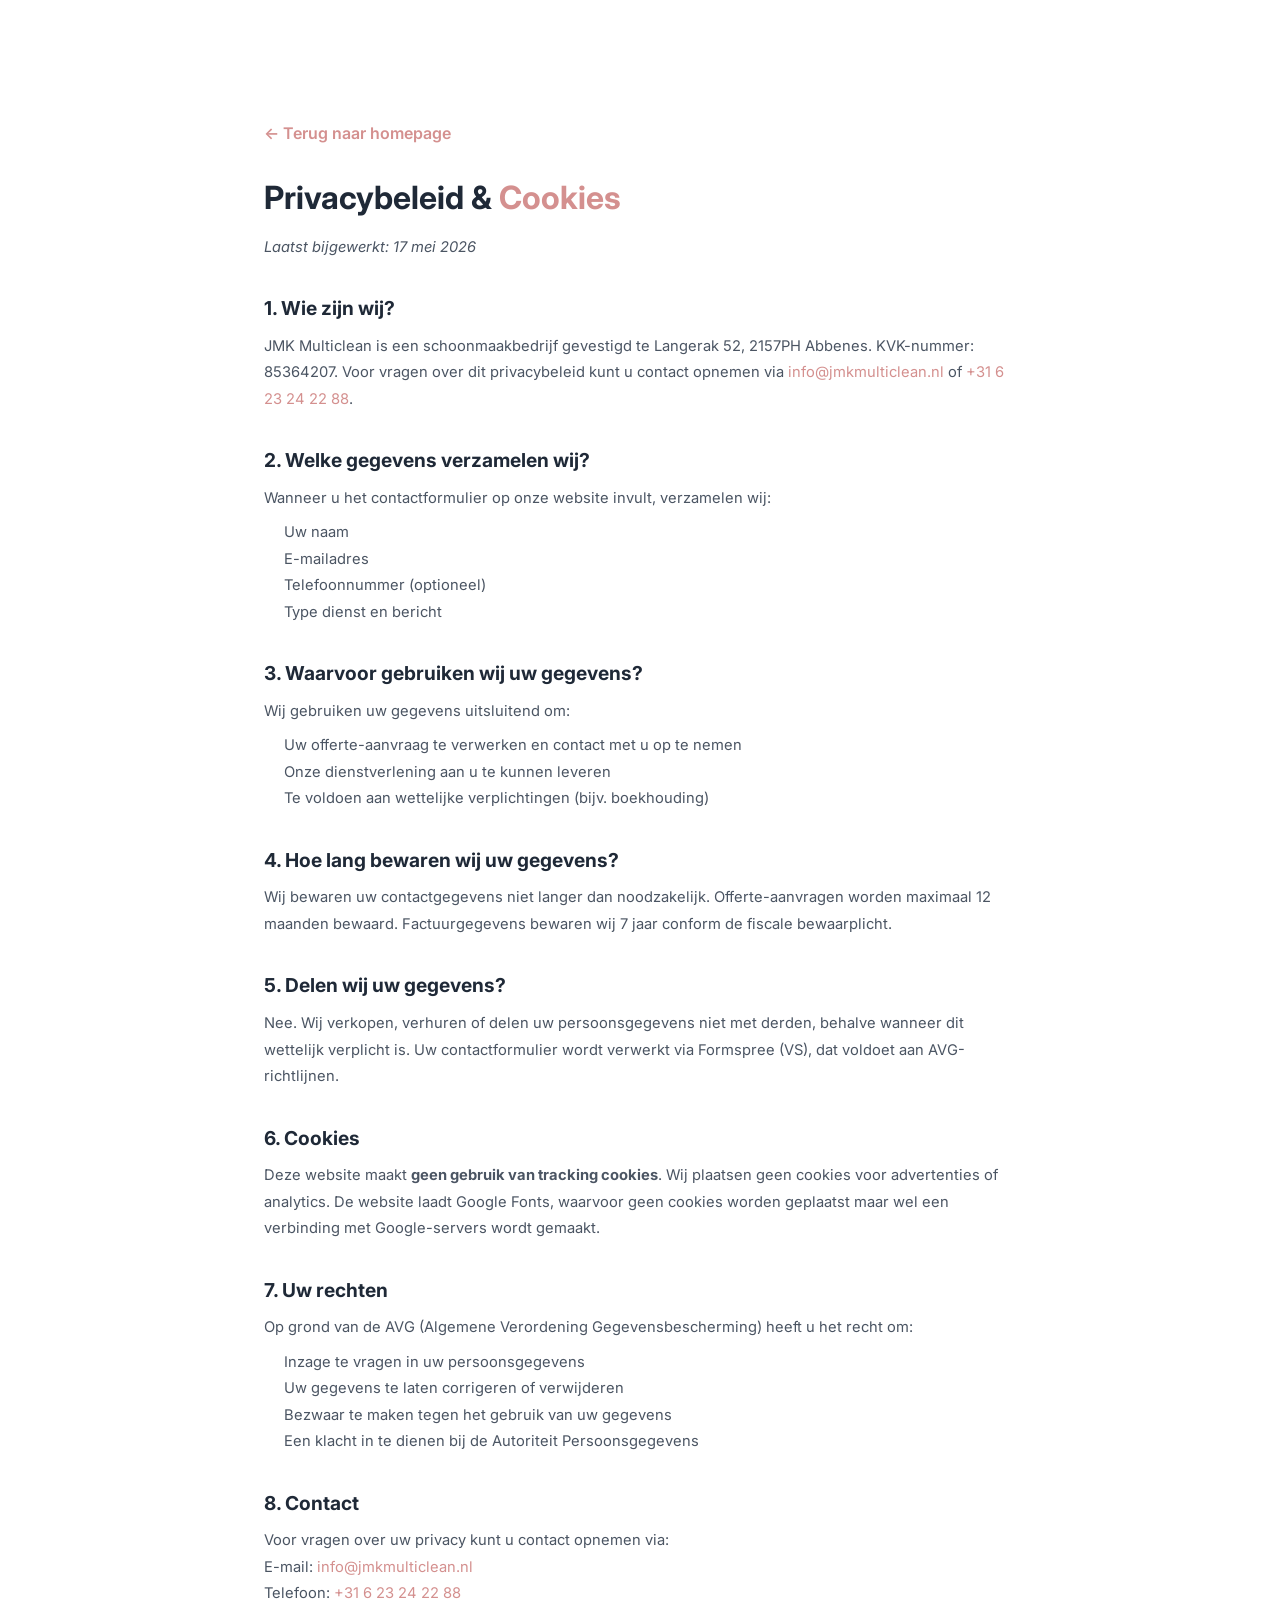
<file: privacy.html>
<!DOCTYPE html>
<html lang="nl">
<head>
    <meta charset="UTF-8">
    <meta name="viewport" content="width=device-width, initial-scale=1.0">
    <title>Privacy & Cookies | JMK Multiclean</title>
    <meta name="description" content="Privacybeleid en cookieverklaring van JMK Multiclean. Lees hoe wij omgaan met uw persoonsgegevens.">
    <meta name="robots" content="noindex">
    <link rel="icon" type="image/svg+xml" href="images/logo.svg">
    <link rel="icon" type="image/png" href="images/logo.png">
    <link rel="preconnect" href="https://fonts.googleapis.com">
    <link rel="preconnect" href="https://fonts.gstatic.com" crossorigin>
    <link href="https://fonts.googleapis.com/css2?family=Inter:wght@300;400;500;600;700;800&display=swap" rel="stylesheet">
    <link rel="stylesheet" href="styles.css">
    <style>
        .privacy-page { max-width: 800px; margin: 0 auto; padding: 120px 24px 80px; }
        .privacy-page h1 { font-size: 2rem; margin-bottom: 8px; }
        .privacy-page h2 { font-size: 1.2rem; margin-top: 32px; margin-bottom: 8px; color: var(--gray-800); }
        .privacy-page p, .privacy-page li { color: var(--gray-600); line-height: 1.8; font-size: 0.92rem; }
        .privacy-page ul { padding-left: 20px; margin: 8px 0; }
        .privacy-page a { color: var(--pink); }
        .privacy-back { display: inline-flex; align-items: center; gap: 8px; color: var(--pink); text-decoration: none; font-weight: 600; margin-bottom: 24px; }
    </style>
</head>
<body>
    <div class="privacy-page">
        <a href="index.html" class="privacy-back">← Terug naar homepage</a>
        <h1>Privacybeleid & <span class="accent">Cookies</span></h1>
        <p><em>Laatst bijgewerkt: 17 mei 2026</em></p>

        <h2>1. Wie zijn wij?</h2>
        <p>JMK Multiclean is een schoonmaakbedrijf gevestigd te Langerak 52, 2157PH Abbenes. KVK-nummer: 85364207. Voor vragen over dit privacybeleid kunt u contact opnemen via <a href="mailto:info@jmkmulticlean.nl">info@jmkmulticlean.nl</a> of <a href="tel:+31623242288">+31 6 23 24 22 88</a>.</p>

        <h2>2. Welke gegevens verzamelen wij?</h2>
        <p>Wanneer u het contactformulier op onze website invult, verzamelen wij:</p>
        <ul>
            <li>Uw naam</li>
            <li>E-mailadres</li>
            <li>Telefoonnummer (optioneel)</li>
            <li>Type dienst en bericht</li>
        </ul>

        <h2>3. Waarvoor gebruiken wij uw gegevens?</h2>
        <p>Wij gebruiken uw gegevens uitsluitend om:</p>
        <ul>
            <li>Uw offerte-aanvraag te verwerken en contact met u op te nemen</li>
            <li>Onze dienstverlening aan u te kunnen leveren</li>
            <li>Te voldoen aan wettelijke verplichtingen (bijv. boekhouding)</li>
        </ul>

        <h2>4. Hoe lang bewaren wij uw gegevens?</h2>
        <p>Wij bewaren uw contactgegevens niet langer dan noodzakelijk. Offerte-aanvragen worden maximaal 12 maanden bewaard. Factuurgegevens bewaren wij 7 jaar conform de fiscale bewaarplicht.</p>

        <h2>5. Delen wij uw gegevens?</h2>
        <p>Nee. Wij verkopen, verhuren of delen uw persoonsgegevens niet met derden, behalve wanneer dit wettelijk verplicht is. Uw contactformulier wordt verwerkt via Formspree (VS), dat voldoet aan AVG-richtlijnen.</p>

        <h2>6. Cookies</h2>
        <p>Deze website maakt <strong>geen gebruik van tracking cookies</strong>. Wij plaatsen geen cookies voor advertenties of analytics. De website laadt Google Fonts, waarvoor geen cookies worden geplaatst maar wel een verbinding met Google-servers wordt gemaakt.</p>

        <h2>7. Uw rechten</h2>
        <p>Op grond van de AVG (Algemene Verordening Gegevensbescherming) heeft u het recht om:</p>
        <ul>
            <li>Inzage te vragen in uw persoonsgegevens</li>
            <li>Uw gegevens te laten corrigeren of verwijderen</li>
            <li>Bezwaar te maken tegen het gebruik van uw gegevens</li>
            <li>Een klacht in te dienen bij de Autoriteit Persoonsgegevens</li>
        </ul>

        <h2>8. Contact</h2>
        <p>Voor vragen over uw privacy kunt u contact opnemen via:<br>
        E-mail: <a href="mailto:info@jmkmulticlean.nl">info@jmkmulticlean.nl</a><br>
        Telefoon: <a href="tel:+31623242288">+31 6 23 24 22 88</a></p>
    </div>
</body>
</html>
</file>
<file: styles.css>
/* ===== DESIGN TOKENS ===== */
:root {
    --pink: #D4908F;
    --pink-light: #F2D0CF;
    --pink-dark: #B8706F;
    --magenta: #C0627E;
    --white: #FFFFFF;
    --gray-50: #F9FAFB;
    --gray-100: #F3F4F6;
    --gray-200: #E5E7EB;
    --gray-300: #D1D5DB;
    --gray-400: #9CA3AF;
    --gray-500: #6B7280;
    --gray-600: #4B5563;
    --gray-700: #374151;
    --gray-800: #1F2937;
    --gray-900: #111827;
    --gradient: linear-gradient(135deg, var(--pink) 0%, var(--magenta) 100%);
    --shadow-sm: 0 1px 3px rgba(0,0,0,0.08);
    --shadow-md: 0 4px 20px rgba(0,0,0,0.08);
    --shadow-lg: 0 10px 40px rgba(0,0,0,0.12);
    --shadow-pink: 0 8px 30px rgba(212,144,143,0.3);
    --radius-sm: 8px;
    --radius-md: 12px;
    --radius-lg: 20px;
    --radius-xl: 28px;
    --transition: 0.3s cubic-bezier(0.4, 0, 0.2, 1);
}

/* ===== RESET & BASE ===== */
*, *::before, *::after { margin: 0; padding: 0; box-sizing: border-box; }
html { scroll-behavior: smooth; scroll-padding-top: 150px; }
body {
    font-family: 'Inter', -apple-system, sans-serif;
    color: var(--gray-800);
    background: var(--white);
    line-height: 1.7;
    overflow-x: hidden;
}
a { text-decoration: none; color: inherit; transition: var(--transition); }
img { max-width: 100%; height: auto; display: block; }
ul { list-style: none; }

.container { max-width: 1200px; margin: 0 auto; padding: 0 24px; }
.accent { color: var(--pink); }
.gradient-text {
    background: var(--gradient);
    -webkit-background-clip: text;
    -webkit-text-fill-color: transparent;
    background-clip: text;
}

/* ===== NAVBAR ===== */
.navbar {
    position: fixed; top: 0; left: 0; right: 0; z-index: 1000;
    padding: 16px 0;
    background: rgba(255,255,255,0.85);
    backdrop-filter: blur(20px);
    -webkit-backdrop-filter: blur(20px);
    border-bottom: 1px solid transparent;
    transition: var(--transition);
}
.navbar.scrolled {
    padding: 10px 0;
    border-bottom-color: var(--gray-200);
    box-shadow: var(--shadow-sm);
}
.nav-container { display: flex; align-items: center; justify-content: space-between; max-width: 1440px; }
.nav-logo { display: flex; align-items: center; gap: 10px; font-weight: 700; font-size: 1.25rem; flex-shrink: 0; }
.nav-logo-img { width: 120px; height: 120px; border-radius: 50%; object-fit: contain; }
.nav-logo-text { white-space: nowrap; }
.nav-menu { display: flex; align-items: center; gap: 8px; flex-wrap: nowrap; }
.nav-link {
    padding: 8px 16px; border-radius: var(--radius-sm);
    font-size: 0.9rem; font-weight: 500; color: var(--gray-700);
    transition: var(--transition); white-space: nowrap;
}
.nav-link:hover { color: var(--pink); background: var(--gray-50); }
.nav-cta {
    background: var(--gradient) !important; color: var(--white) !important;
    border-radius: var(--radius-xl) !important; padding: 10px 24px !important;
    font-weight: 600 !important;
}
.nav-cta:hover { box-shadow: var(--shadow-pink); transform: translateY(-1px); }
.nav-toggle { display: none; flex-direction: column; gap: 5px; background: none; border: none; cursor: pointer; padding: 4px; }
.nav-toggle span { display: block; width: 24px; height: 2px; background: var(--gray-800); border-radius: 2px; transition: var(--transition); }

/* ===== BUTTONS ===== */
.btn {
    display: inline-flex; align-items: center; gap: 8px;
    padding: 12px 28px; border-radius: var(--radius-xl);
    font-weight: 600; font-size: 0.95rem; border: none; cursor: pointer;
    transition: var(--transition); font-family: inherit;
}
.btn-primary { background: var(--gradient); color: var(--white); }
.btn-primary:hover { box-shadow: var(--shadow-pink); transform: translateY(-2px); }
.btn-outline {
    background: rgba(255,255,255,0.15); color: var(--white);
    border: 2px solid rgba(255,255,255,0.4);
    backdrop-filter: blur(10px);
}
.btn-outline:hover { background: var(--white); color: var(--gray-800); }
.btn-lg { padding: 16px 36px; font-size: 1rem; }
.btn-full { width: 100%; justify-content: center; }

/* ===== HERO ===== */
.hero {
    position: relative; min-height: 100vh;
    display: flex; align-items: center; justify-content: center;
    background: url('images/hero-bg.webp') center/cover no-repeat;
    overflow: hidden;
}
.hero-overlay {
    position: absolute; inset: 0;
    background: linear-gradient(135deg, rgba(17,24,39,0.85) 0%, rgba(31,41,55,0.7) 50%, rgba(192,98,126,0.4) 100%);
}
.hero-particles { position: absolute; inset: 0; pointer-events: none; }
.hero-content { position: relative; z-index: 2; text-align: center; padding: 120px 0 80px; }
.hero-badge {
    display: inline-flex; align-items: center; gap: 8px;
    padding: 8px 20px; border-radius: var(--radius-xl);
    background: rgba(255,255,255,0.1); backdrop-filter: blur(10px);
    border: 1px solid rgba(255,255,255,0.2);
    color: var(--pink-light); font-size: 0.85rem; font-weight: 500;
    margin-bottom: 24px;
    animation: fadeInDown 0.8s ease;
}
.hero-title {
    font-size: clamp(2.5rem, 6vw, 4.5rem); font-weight: 800;
    color: var(--white); line-height: 1.15; margin-bottom: 24px;
    animation: fadeInUp 0.8s ease 0.2s both;
}
.hero-subtitle {
    font-size: clamp(1rem, 2vw, 1.2rem); color: rgba(255,255,255,0.8);
    max-width: 600px; margin: 0 auto 40px; line-height: 1.8;
    animation: fadeInUp 0.8s ease 0.4s both;
}
.hero-buttons {
    display: flex; gap: 16px; justify-content: center; flex-wrap: wrap;
    animation: fadeInUp 0.8s ease 0.6s both;
}
.hero-stats {
    display: flex; justify-content: center; align-items: center; gap: 32px;
    margin-top: 60px; animation: fadeInUp 0.8s ease 0.8s both;
}
.hero-stat { text-align: center; color: var(--white); display: flex; flex-direction: column; align-items: center; gap: 8px; }
.hero-stat-icon { stroke: var(--pink-light); }
.hero-stat-number { font-size: 2rem; font-weight: 800; color: var(--pink-light); }
.hero-stat-label { display: block; font-size: 0.8rem; color: rgba(255,255,255,0.7); font-weight: 500; letter-spacing: 0.5px; }
.hero-stat-divider { width: 1px; height: 40px; background: rgba(255,255,255,0.2); }
.hero-scroll {
    position: absolute; bottom: 32px; left: 50%; transform: translateX(-50%); z-index: 2;
}
.scroll-indicator {
    width: 28px; height: 44px; border: 2px solid rgba(255,255,255,0.3);
    border-radius: 14px; display: flex; justify-content: center; padding-top: 8px;
}
.scroll-dot {
    width: 4px; height: 8px; background: var(--pink-light); border-radius: 2px;
    animation: scrollBounce 2s infinite;
}

/* ===== SECTIONS ===== */
.section { padding: 100px 0; }
.section-light { background: var(--white); }
.section-gray { background: var(--gray-50); }
.section-dark { background: var(--gray-900); }
.section-header { text-align: center; max-width: 640px; margin: 0 auto 64px; }
.section-label {
    display: inline-block; font-size: 0.8rem; font-weight: 600;
    text-transform: uppercase; letter-spacing: 2px; color: var(--pink);
    margin-bottom: 12px;
}
.section-label-light { color: var(--pink-light); }
.section-title { font-size: clamp(1.8rem, 4vw, 2.8rem); font-weight: 800; line-height: 1.2; margin-bottom: 16px; }
.section-title-light { color: var(--white); }
.section-subtitle { font-size: 1.05rem; color: var(--gray-500); line-height: 1.8; }
.section-text { font-size: 1.05rem; color: var(--gray-500); line-height: 1.8; margin-bottom: 20px; }

/* ===== ABOUT ===== */
.about-grid { display: grid; grid-template-columns: 1fr 1fr; gap: 64px; align-items: center; }
.about-image { position: relative; border-radius: var(--radius-lg); overflow: hidden; }
.about-image img { width: 100%; height: 400px; object-fit: cover; }
.about-image-badge {
    position: absolute; bottom: -20px; right: -20px;
    background: var(--gradient); color: var(--white);
    padding: 20px 24px; border-radius: var(--radius-md);
    text-align: center; box-shadow: var(--shadow-pink);
}
.badge-number { display: block; font-size: 2rem; font-weight: 800; line-height: 1; }
.badge-text { font-size: 0.75rem; font-weight: 500; opacity: 0.9; }
.about-features { display: grid; grid-template-columns: 1fr 1fr; gap: 12px; margin-top: 24px; }
.about-feature {
    display: flex; align-items: center; gap: 10px;
    padding: 10px 14px; border-radius: var(--radius-sm);
    background: var(--gray-50); font-size: 0.9rem; font-weight: 500;
}
.about-feature-icon {
    width: 24px; height: 24px; border-radius: 50%;
    background: var(--gradient); color: var(--white);
    display: flex; align-items: center; justify-content: center;
    font-size: 0.7rem; flex-shrink: 0;
}

/* ===== SERVICES ===== */
.services-grid { display: grid; grid-template-columns: repeat(3, 1fr); gap: 24px; }
.service-card {
    background: var(--white); padding: 36px 28px; border-radius: var(--radius-lg);
    border: 1px solid var(--gray-200); transition: var(--transition);
    position: relative; overflow: hidden; cursor: pointer;
}
.service-card::before {
    content: ''; position: absolute; top: 0; left: 0; right: 0; height: 3px;
    background: var(--gradient); transform: scaleX(0); transition: var(--transition);
    transform-origin: left;
}
.service-card:hover { transform: translateY(-6px); box-shadow: var(--shadow-lg); border-color: var(--pink-light); }
.service-card:hover::before { transform: scaleX(1); }
.service-icon-wrap {
    width: 56px; height: 56px; border-radius: var(--radius-md);
    background: rgba(212,144,143,0.1); display: flex; align-items: center;
    justify-content: center; margin-bottom: 20px; transition: var(--transition);
}
.service-card:hover .service-icon-wrap { background: rgba(212,144,143,0.2); }
.service-title { font-size: 1.15rem; font-weight: 700; margin-bottom: 12px; }
.service-desc { font-size: 0.9rem; color: var(--gray-500); line-height: 1.7; margin-bottom: 16px; }
.service-link {
    font-size: 0.85rem; font-weight: 600; color: var(--pink);
    transition: var(--transition); display: inline-flex; align-items: center; gap: 4px;
}
.service-link:hover { color: var(--magenta); gap: 8px; }

/* ===== BENEFITS ===== */
.benefits-grid { display: grid; grid-template-columns: repeat(4, 1fr); gap: 24px; }
.benefit-card {
    background: rgba(255,255,255,0.05); border: 1px solid rgba(255,255,255,0.1);
    padding: 36px 28px; border-radius: var(--radius-lg);
    transition: var(--transition);
}
.benefit-card:hover { background: rgba(255,255,255,0.08); transform: translateY(-4px); border-color: var(--pink); }
.benefit-number { font-size: 3rem; font-weight: 800; color: var(--pink); opacity: 0.4; line-height: 1; margin-bottom: 16px; }
.benefit-card:hover .benefit-number { opacity: 1; }
.benefit-title { font-size: 1.15rem; font-weight: 700; color: var(--white); margin-bottom: 12px; }
.benefit-desc { font-size: 0.9rem; color: rgba(255,255,255,0.6); line-height: 1.7; }
.benefits-quote {
    text-align: center; margin-top: 56px; padding: 40px;
    border-left: 3px solid var(--pink); background: rgba(255,255,255,0.03);
    border-radius: 0 var(--radius-md) var(--radius-md) 0;
}
.benefits-quote blockquote { font-size: 1.1rem; color: rgba(255,255,255,0.7); font-style: italic; line-height: 1.8; }

/* ===== TESTIMONIALS ===== */
.testimonials-grid { display: grid; grid-template-columns: repeat(3, 1fr); gap: 24px; }
.testimonial-card {
    background: var(--white); padding: 32px; border-radius: var(--radius-lg);
    border: 1px solid var(--gray-200); transition: var(--transition);
    display: flex; flex-direction: column; gap: 20px;
}
.testimonial-card:hover { transform: translateY(-4px); box-shadow: var(--shadow-md); border-color: var(--pink-light); }
.testimonial-stars { display: flex; gap: 2px; }
.testimonial-text { font-size: 0.95rem; color: var(--gray-700); line-height: 1.8; font-style: italic; flex: 1; }
.testimonial-author { display: flex; align-items: center; gap: 12px; }
.testimonial-avatar {
    width: 44px; height: 44px; border-radius: 50%; background: var(--gradient);
    color: var(--white); display: flex; align-items: center; justify-content: center;
    font-weight: 700; font-size: 0.85rem; flex-shrink: 0;
}
.testimonial-name { display: block; font-weight: 700; font-size: 0.9rem; color: var(--gray-800); }
.testimonial-role { display: block; font-size: 0.8rem; color: var(--gray-500); }

/* ===== B2B BANNER ===== */
.b2b-banner {
    background: var(--gradient); padding: 48px 0;
}
.b2b-container { display: flex; align-items: center; justify-content: space-between; gap: 32px; }
.b2b-content h3 { color: var(--white); font-size: 1.3rem; font-weight: 700; margin-bottom: 8px; }
.b2b-content p { color: rgba(255,255,255,0.85); font-size: 0.95rem; max-width: 600px; }
.b2b-banner .btn { background: var(--white); color: var(--gray-800); font-weight: 700; white-space: nowrap; }
.b2b-banner .btn:hover { box-shadow: var(--shadow-lg); transform: translateY(-2px); }

/* ===== SERVICE AREA BADGE ===== */
.service-area-badge {
    display: flex; align-items: center; gap: 10px; margin-top: 24px;
    padding: 14px 18px; border-radius: var(--radius-sm);
    background: rgba(212,144,143,0.08); border: 1px solid rgba(212,144,143,0.2);
    font-size: 0.85rem; color: var(--gray-700); line-height: 1.5;
}
.service-area-badge svg { flex-shrink: 0; }

/* ===== EXTRA SERVICES ===== */
.extra-services-grid { display: grid; grid-template-columns: repeat(2, 1fr); gap: 16px; }
.extra-service-card {
    display: flex; align-items: flex-start; gap: 16px;
    padding: 20px 24px; border-radius: var(--radius-md);
    background: var(--white); border: 1px solid var(--gray-200);
    transition: var(--transition);
}
.extra-service-card:hover { border-color: var(--pink-light); box-shadow: var(--shadow-sm); transform: translateY(-2px); }
.extra-service-icon {
    width: 44px; height: 44px; min-width: 44px;
    background: rgba(212,144,143,0.1); border-radius: var(--radius-sm);
    display: flex; align-items: center; justify-content: center;
}
.extra-service-title { font-size: 0.95rem; font-weight: 700; color: var(--gray-800); margin-bottom: 4px; }
.extra-service-desc { font-size: 0.82rem; color: var(--gray-600); line-height: 1.6; }
.extra-services-cta {
    text-align: center; margin-top: 40px;
    padding: 32px; background: rgba(212,144,143,0.06);
    border-radius: var(--radius-lg); border: 1px dashed rgba(212,144,143,0.3);
}
.extra-services-cta p { margin-bottom: 16px; color: var(--gray-700); font-size: 0.95rem; }

/* ===== PRICING ===== */
.pricing-grid { display: grid; grid-template-columns: repeat(3, 1fr); gap: 24px; align-items: start; }
.pricing-card {
    background: var(--white); border: 1px solid var(--gray-200); border-radius: var(--radius-lg);
    padding: 32px 28px; text-align: center; position: relative; transition: var(--transition);
}
.pricing-card:hover { transform: translateY(-4px); box-shadow: var(--shadow-lg); }
.pricing-card-popular { border: 2px solid var(--pink); box-shadow: var(--shadow-md); transform: scale(1.03); }
.pricing-card-popular:hover { transform: scale(1.03) translateY(-4px); }
.pricing-badge {
    position: absolute; top: -14px; left: 50%; transform: translateX(-50%);
    background: var(--gradient); color: white; padding: 6px 20px; border-radius: 20px;
    font-size: 0.75rem; font-weight: 700; text-transform: uppercase; letter-spacing: 0.5px;
}
.pricing-header h3 { font-size: 1.3rem; font-weight: 800; margin-bottom: 4px; }
.pricing-desc { color: var(--gray-500); font-size: 0.85rem; }
.pricing-price { margin: 24px 0; }
.pricing-amount { font-size: 2.8rem; font-weight: 800; color: var(--gray-800); }
.pricing-period { display: block; color: var(--gray-500); font-size: 0.82rem; margin-top: 2px; }
.pricing-features { list-style: none; text-align: left; margin: 24px 0; }
.pricing-features li { padding: 8px 0; font-size: 0.88rem; color: var(--gray-700); border-bottom: 1px solid var(--gray-100); }
.pricing-features li:last-child { border-bottom: none; }
.pricing-example {
    background: rgba(212,144,143,0.08); padding: 12px; border-radius: var(--radius-sm);
    font-size: 0.82rem; color: var(--gray-600); margin-bottom: 20px;
}
.pricing-card .btn { width: 100%; justify-content: center; }

/* ===== FAQ ===== */
.faq-grid { max-width: 800px; margin: 0 auto; }
.faq-item { border-bottom: 1px solid var(--gray-200); }
.faq-question {
    width: 100%; display: flex; justify-content: space-between; align-items: center;
    padding: 20px 0; background: none; border: none; cursor: pointer;
    font-size: 1rem; font-weight: 600; color: var(--gray-800); text-align: left;
    font-family: inherit; transition: var(--transition);
}
.faq-question:hover { color: var(--pink); }
.faq-question svg { flex-shrink: 0; transition: transform 0.3s ease; }
.faq-item.active .faq-question svg { transform: rotate(180deg); }
.faq-answer { max-height: 0; overflow: hidden; transition: max-height 0.3s ease, padding 0.3s ease; }
.faq-item.active .faq-answer { max-height: 200px; padding-bottom: 20px; }
.faq-answer p { color: var(--gray-600); font-size: 0.9rem; line-height: 1.7; }

/* ===== PROCESS ===== */
.process-grid { display: grid; grid-template-columns: repeat(4, 1fr); gap: 24px; position: relative; }
.process-step { text-align: center; position: relative; padding: 0 12px; }
.process-step-number {
    width: 64px; height: 64px; margin: 0 auto 24px;
    background: var(--gradient); color: var(--white);
    border-radius: 50%; display: flex; align-items: center; justify-content: center;
    font-size: 1.5rem; font-weight: 800; position: relative; z-index: 2;
    box-shadow: var(--shadow-pink);
}
.process-step-connector {
    position: absolute; top: 32px; left: calc(50% + 32px); right: calc(-50% + 32px);
    height: 2px; background: var(--pink-light); z-index: 1;
}
.process-step:last-child .process-step-connector { display: none; }
.process-step-title { font-size: 1.1rem; font-weight: 700; margin-bottom: 8px; }
.process-step-desc { font-size: 0.9rem; color: var(--gray-500); line-height: 1.7; }

/* ===== CONTACT ===== */
.contact-grid { display: grid; grid-template-columns: 1fr 1.2fr; gap: 48px; align-items: start; }
.contact-info-card {
    background: var(--white); padding: 36px; border-radius: var(--radius-lg);
    border: 1px solid var(--gray-200); box-shadow: var(--shadow-sm);
}
.contact-info-card h3 { font-size: 1.3rem; font-weight: 700; margin-bottom: 24px; }
.contact-item { display: flex; align-items: center; gap: 16px; padding: 14px 0; border-bottom: 1px solid var(--gray-100); }
.contact-item:last-child { border-bottom: none; }
.contact-item-icon { font-size: 1.3rem; }
.contact-item-label { display: block; font-size: 0.75rem; color: var(--gray-500); text-transform: uppercase; letter-spacing: 1px; }
.contact-item-value { font-weight: 600; font-size: 0.95rem; color: var(--gray-800); }
a.contact-item-value:hover { color: var(--pink); }
.trust-badges { display: grid; grid-template-columns: repeat(3, 1fr); gap: 12px; margin-top: 24px; }
.trust-badge {
    display: flex; flex-direction: column; align-items: center; gap: 6px;
    padding: 16px 8px; background: var(--white); border-radius: var(--radius-md);
    border: 1px solid var(--gray-200); font-size: 0.8rem; font-weight: 600; text-align: center;
}
.trust-badge svg { flex-shrink: 0; }

/* ===== FORM ===== */
.contact-form {
    background: var(--white); padding: 40px; border-radius: var(--radius-lg);
    border: 1px solid var(--gray-200); box-shadow: var(--shadow-md);
}
.form-row { display: grid; grid-template-columns: 1fr 1fr; gap: 16px; }
.form-group { margin-bottom: 20px; }
.form-group label { display: block; font-size: 0.85rem; font-weight: 600; margin-bottom: 6px; color: var(--gray-700); }
.form-group input, .form-group select, .form-group textarea {
    width: 100%; padding: 14px 16px; border: 1.5px solid var(--gray-200);
    border-radius: var(--radius-sm); font-family: inherit; font-size: 0.95rem;
    transition: var(--transition); background: var(--gray-50); color: var(--gray-800);
}
.form-group input:focus, .form-group select:focus, .form-group textarea:focus {
    outline: none; border-color: var(--pink); box-shadow: 0 0 0 4px rgba(212,144,143,0.15);
    background: var(--white);
}
.form-group textarea { resize: vertical; min-height: 120px; }

/* ===== FOOTER ===== */
.footer { background: var(--gray-900); color: rgba(255,255,255,0.7); padding: 80px 0 0; }
.footer-grid { display: grid; grid-template-columns: 1.5fr 1fr 1fr 1fr; gap: 48px; padding-bottom: 48px; }
.footer-logo { display: flex; align-items: center; gap: 10px; font-size: 1.2rem; font-weight: 700; color: var(--white); margin-bottom: 16px; }
.footer-logo-img { width: 36px; height: 36px; border-radius: 50%; object-fit: cover; }
.footer-desc { font-size: 0.9rem; line-height: 1.7; }
.footer-links h4 { color: var(--white); font-size: 0.95rem; margin-bottom: 20px; }
.footer-links li { margin-bottom: 10px; }
.footer-links a { font-size: 0.9rem; transition: var(--transition); }
.footer-links a:hover { color: var(--pink-light); }
.footer-bottom {
    border-top: 1px solid rgba(255,255,255,0.1);
    padding: 24px 0; text-align: center; font-size: 0.85rem;
}

/* ===== MODAL ===== */
.modal-overlay {
    position: fixed; inset: 0; z-index: 9999;
    background: rgba(0,0,0,0.5); backdrop-filter: blur(8px);
    display: flex; align-items: center; justify-content: center;
    opacity: 0; pointer-events: none; transition: var(--transition);
}
.modal-overlay.active { opacity: 1; pointer-events: all; }
.modal {
    background: var(--white); padding: 48px; border-radius: var(--radius-lg);
    text-align: center; max-width: 400px; transform: scale(0.9); transition: var(--transition);
}
.modal-overlay.active .modal { transform: scale(1); }
.modal-icon { font-size: 3rem; margin-bottom: 16px; }
.modal h3 { font-size: 1.3rem; margin-bottom: 8px; }
.modal p { color: var(--gray-500); margin-bottom: 24px; }

/* ===== ANIMATIONS ===== */
@keyframes fadeInUp { from { opacity: 0; transform: translateY(30px); } to { opacity: 1; transform: translateY(0); } }
@keyframes fadeInDown { from { opacity: 0; transform: translateY(-20px); } to { opacity: 1; transform: translateY(0); } }
@keyframes scrollBounce { 0%, 100% { transform: translateY(0); opacity: 1; } 50% { transform: translateY(12px); opacity: 0.3; } }

.reveal-up, .reveal-left, .reveal-right { opacity: 0; transition: all 0.8s cubic-bezier(0.4, 0, 0.2, 1); }
.reveal-up { transform: translateY(40px); }
.reveal-left { transform: translateX(-40px); }
.reveal-right { transform: translateX(40px); }
.reveal-up.visible, .reveal-left.visible, .reveal-right.visible { opacity: 1; transform: translate(0); }

/* ===== RESPONSIVE ===== */

/* Compact horizontal nav for mid-size laptops (1025px–1200px) */
@media (max-width: 1200px) {
    html { scroll-padding-top: 110px; }
    .nav-logo-img { width: 72px; height: 72px; }
    .nav-link { padding: 6px 10px; font-size: 0.85rem; }
    .nav-menu { gap: 4px; }
}

/* Hamburger nav + content reflow for tablets & phones (≤1024px) */
@media (max-width: 1024px) {
    html { scroll-padding-top: 90px; }
    .nav-logo-img { width: 56px; height: 56px; }
    .nav-menu {
        position: fixed; top: 0; right: -100%; width: 280px; height: 100vh;
        background: var(--white); flex-direction: column; padding: 80px 32px 32px;
        box-shadow: var(--shadow-lg); transition: var(--transition);
        align-items: stretch; gap: 0;
    }
    .nav-menu.active { right: 0; }
    .nav-toggle { display: flex; z-index: 1001; }
    .nav-toggle.active span:nth-child(1) { transform: rotate(45deg) translate(5px, 5px); }
    .nav-toggle.active span:nth-child(2) { opacity: 0; }
    .nav-toggle.active span:nth-child(3) { transform: rotate(-45deg) translate(5px, -5px); }
    .nav-cta { text-align: center; }
    .nav-link { padding: 12px 16px; font-size: 0.95rem; }
    .services-grid { grid-template-columns: repeat(2, 1fr); }
    .testimonials-grid { grid-template-columns: repeat(2, 1fr); }
    .benefits-grid { grid-template-columns: repeat(2, 1fr); }
    .process-grid { grid-template-columns: repeat(2, 1fr); }
    .process-step-connector { display: none; }
    .footer-grid { grid-template-columns: 1fr 1fr; }
}

/* Mobile phones (≤768px) */
@media (max-width: 768px) {
    html { scroll-padding-top: 80px; }
    .nav-logo-img { width: 44px; height: 44px; }
    .nav-logo-text { font-size: 1.05rem; }
    .about-grid { grid-template-columns: 1fr; gap: 40px; }
    .services-grid { grid-template-columns: 1fr; }
    .extra-services-grid { grid-template-columns: 1fr; }
    .testimonials-grid { grid-template-columns: 1fr; }
    .pricing-grid { grid-template-columns: 1fr; }
    .pricing-card-popular { transform: none; }
    .pricing-card-popular:hover { transform: translateY(-4px); }
    .benefits-grid { grid-template-columns: 1fr; }
    .process-grid { grid-template-columns: 1fr; gap: 40px; }
    .contact-grid { grid-template-columns: 1fr; }
    .form-row { grid-template-columns: 1fr; }
    .footer-grid { grid-template-columns: 1fr; gap: 32px; }
    .hero-stats { flex-direction: column; gap: 16px; }
    .hero-stat-divider { width: 40px; height: 1px; }
    .about-features { grid-template-columns: 1fr; }
    .trust-badges { grid-template-columns: 1fr; }
    .b2b-container { flex-direction: column; text-align: center; }
    .b2b-content p { margin: 0 auto; }
    .section { padding: 64px 0; }
    .about-image-badge { bottom: 16px; right: 16px; }
}

/* ===== WHATSAPP FLOAT ===== */
.whatsapp-float {
    position: fixed; bottom: 28px; right: 28px; z-index: 999;
    width: 60px; height: 60px; border-radius: 50%;
    background: #25D366; color: white;
    display: flex; align-items: center; justify-content: center;
    box-shadow: 0 4px 20px rgba(37,211,102,0.4);
    transition: var(--transition);
    animation: whatsappPulse 2s infinite;
}
.whatsapp-float:hover { transform: scale(1.1); box-shadow: 0 6px 28px rgba(37,211,102,0.5); }
@keyframes whatsappPulse {
    0%, 100% { box-shadow: 0 4px 20px rgba(37,211,102,0.4); }
    50% { box-shadow: 0 4px 30px rgba(37,211,102,0.6); }
}

/* ===== REDUCED MOTION ===== */
@media (prefers-reduced-motion: reduce) {
    html { scroll-behavior: auto !important; }
    *, *::before, *::after {
        animation-duration: 0.01ms !important;
        animation-iteration-count: 1 !important;
        transition-duration: 0.01ms !important;
        scroll-behavior: auto !important;
    }
    .reveal-up, .reveal-left, .reveal-right {
        opacity: 1 !important;
        transform: none !important;
    }
    .hero-particles { display: none; }
}
</file>
